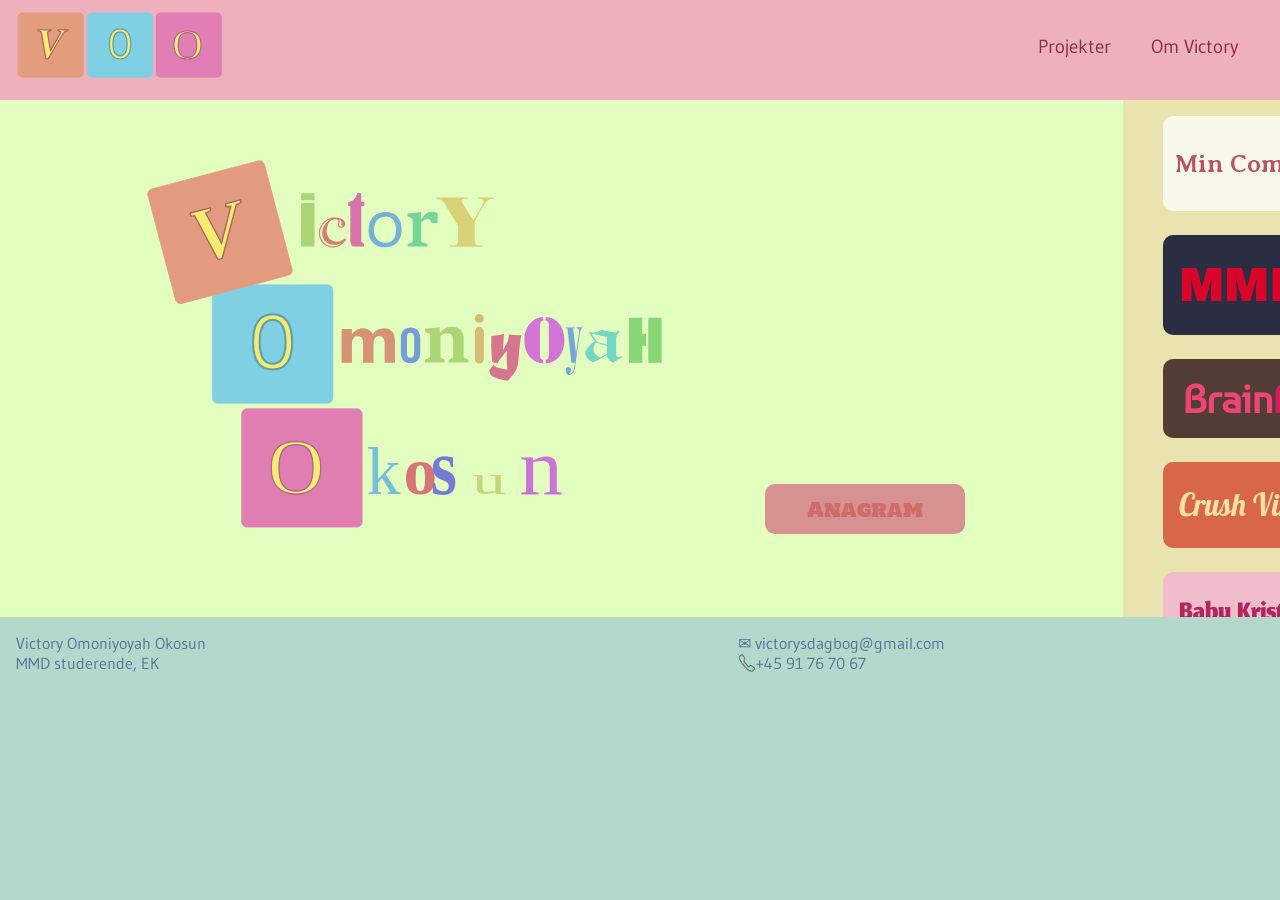
<file: index.html>
<!DOCTYPE html>
<html lang="da">

<head>
    <meta charset="UTF-8">
    <meta name="viewport" content="width=device-width, initial-scale=1.0">
    <title>VOO</title>

    <link rel="stylesheet" href="stylesheets/general.css">
    <link rel="stylesheet" href="stylesheets/forside.css">
    <link rel="stylesheet" href="stylesheets/sidepanel.css">

    <link rel="preconnect" href="https://fonts.googleapis.com">
    <link rel="preconnect" href="https://fonts.gstatic.com" crossorigin>
    <link
        href="https://fonts.googleapis.com/css2?family=Gudea:ital,wght@0,400;0,700;1,400&family=Happy+Monkey&display=swap"
        rel="stylesheet">

    <link rel="preconnect" href="https://fonts.googleapis.com">
    <link rel="preconnect" href="https://fonts.gstatic.com" crossorigin>
    <link href="https://fonts.googleapis.com/css2?family=Holtwood+One+SC&display=swap" rel="stylesheet">

    <link rel="preconnect" href="https://fonts.googleapis.com">
    <link rel="preconnect" href="https://fonts.gstatic.com" crossorigin>
    <link href="https://fonts.googleapis.com/css2?family=Hanalei+Fill&display=swap" rel="stylesheet">

    <link rel="preconnect" href="https://fonts.googleapis.com">
    <link rel="preconnect" href="https://fonts.gstatic.com" crossorigin>
    <link href="https://fonts.googleapis.com/css2?family=Hanalei+Fill&family=Luckiest+Guy&display=swap"
        rel="stylesheet">

    <!--MC font-->
    <link
        href="https://fonts.googleapis.com/css2?family=Averia+Serif+Libre:ital,wght@0,300;0,400;0,700;1,300;1,400;1,700&family=Luckiest+Guy&display=swap"
        rel="stylesheet">

    <!--MMDD font-->
    <link href="https://fonts.googleapis.com/css2?family=Archivo+Black&display=swap" rel="stylesheet">

    <!--BR font-->
    <link href="https://fonts.googleapis.com/css2?family=Baumans&display=swap" rel="stylesheet">

    <!--CV font-->
    <link href="https://fonts.googleapis.com/css2?family=Lobster&display=swap" rel="stylesheet">

    <!--BK font-->
    <link href="https://fonts.googleapis.com/css2?family=Jomhuria&display=swap" rel="stylesheet">

    <!--HSKT font-->
    <link href="https://fonts.googleapis.com/css2?family=Abhaya+Libre:wght@400;500;600;700;800&display=swap"
        rel="stylesheet">

    <!--OS font-->
    <link href="https://fonts.googleapis.com/css2?family=Happy+Monkey&display=swap" rel="stylesheet">

    <link rel="icon" type="image/png" sizes="32x32" href="forside-img/favicon.svg">

      <script src="javascript/menu.js" defer></script>
    <script src="javascript/forside.js" defer></script>
    <script src="javascript/dialog.js" defer></script>
</head>

<body>
    <header>
        <a href="index.html"><img class="logo" src="forside-img/tema6-logo.svg" alt="logo"></a>
        <nav>
            <ul class="menu">
                <li><a href="projekter.html">Projekter</a></li>
                <li><a href="ommig.html">Om Victory</a></li>
            </ul>
            <button class="burger">
                <span class="line"></span>
                <span class="line"></span>
                <span class="line"></span>
            </button>
        </nav>
    </header>
    <main>
        <div id="anagram-main">
            <div class="tryknu">
                <h2 class="gemt-tekst">Det her kan du ikke se, hahaha</h2>
            </div>
            <div id="buttonbox">
                <img id="forside1" src="forside-img/forside1.svg" alt="Victory Omoniyoyah Okosun">
                <img id="forside2" class="hide" src="forside-img/forside2.svg" alt="Victory Omoniyoyah Okosun">
                <img id="forside3" class="hide" src="forside-img/forside3mobil.svg" alt="Victory Omoniyoyah Okosun">
                <button id="knap1" class="anagram">Anagram</button>
                <button id="knap2" class="anagram hide">Reshuffle</button>
                <button id="knap3" class="anagram hide">🗘</button>
            </div>
            <div class="anagramknap">
                <div class="gemknapper">
                    <button id="desk-knap1" class="anagram hide show">Anagram</button>
                    <button id="desk-knap2" class="anagram hide">Reshuffle</button>
                    <button id="desk-knap3" class="anagram hide">🗘</button>
                </div>
            </div>
        </div>
        <div id="container">
            <div id="tomdiv" class="panel-div"></div>

            <div id="sidepanel" class="panel-div">
                <a class="genvej mc" href="https://vicky8484.github.io/Studiestart-website/">Min Computer</a>
                <a class="genvej mmdd" href="https://vicky8484.github.io/mmdd-website/">
                    <p class="mmd">MMD</p>D
                </a>
                <a class="genvej br" href="https://vicky8484.github.io/brainrot/">Brain
                    <p class="rot1">R</p>
                    <p class="rot2">o</p>
                    <p class="rot3">t</p>
                </a>
                <a class="genvej cv secret-tag3" href="#">Crush Vintage</a>
                <a class="genvej bk secret-tag2" href="#">Baby Kristen ✟</a>
                <a class="genvej hskt secret-tag" href="#">HSKT</a>
                <a class="genvej os" href="https://vicky8484.github.io/spil_site/">Onclick Spil</a>
                <a class="genvej quiz" href="https://vicky8484.github.io/gaet-min-mening/">Q<p class="qui">u</p>i<p
                        class="qui">Z</p></a>
                <a class="genvej faces secret-tag" href="#">Faces!</a>
            </div>

        </div>
    </main>
    <footer>
        <div>
            <p>Victory Omoniyoyah Okosun</p>
            <p>MMD studerende, EK</p>
        </div>
        <div>
            <p>✉ victorysdagbog@gmail.com</p>
            <p class="foot-flex"><img class="minify" src="forside-img/icons8-phone-50.png" alt="telefon ikon"> +45 91 76
                70 67</p>
        </div>
    </footer>
</body>

</html>
</file>
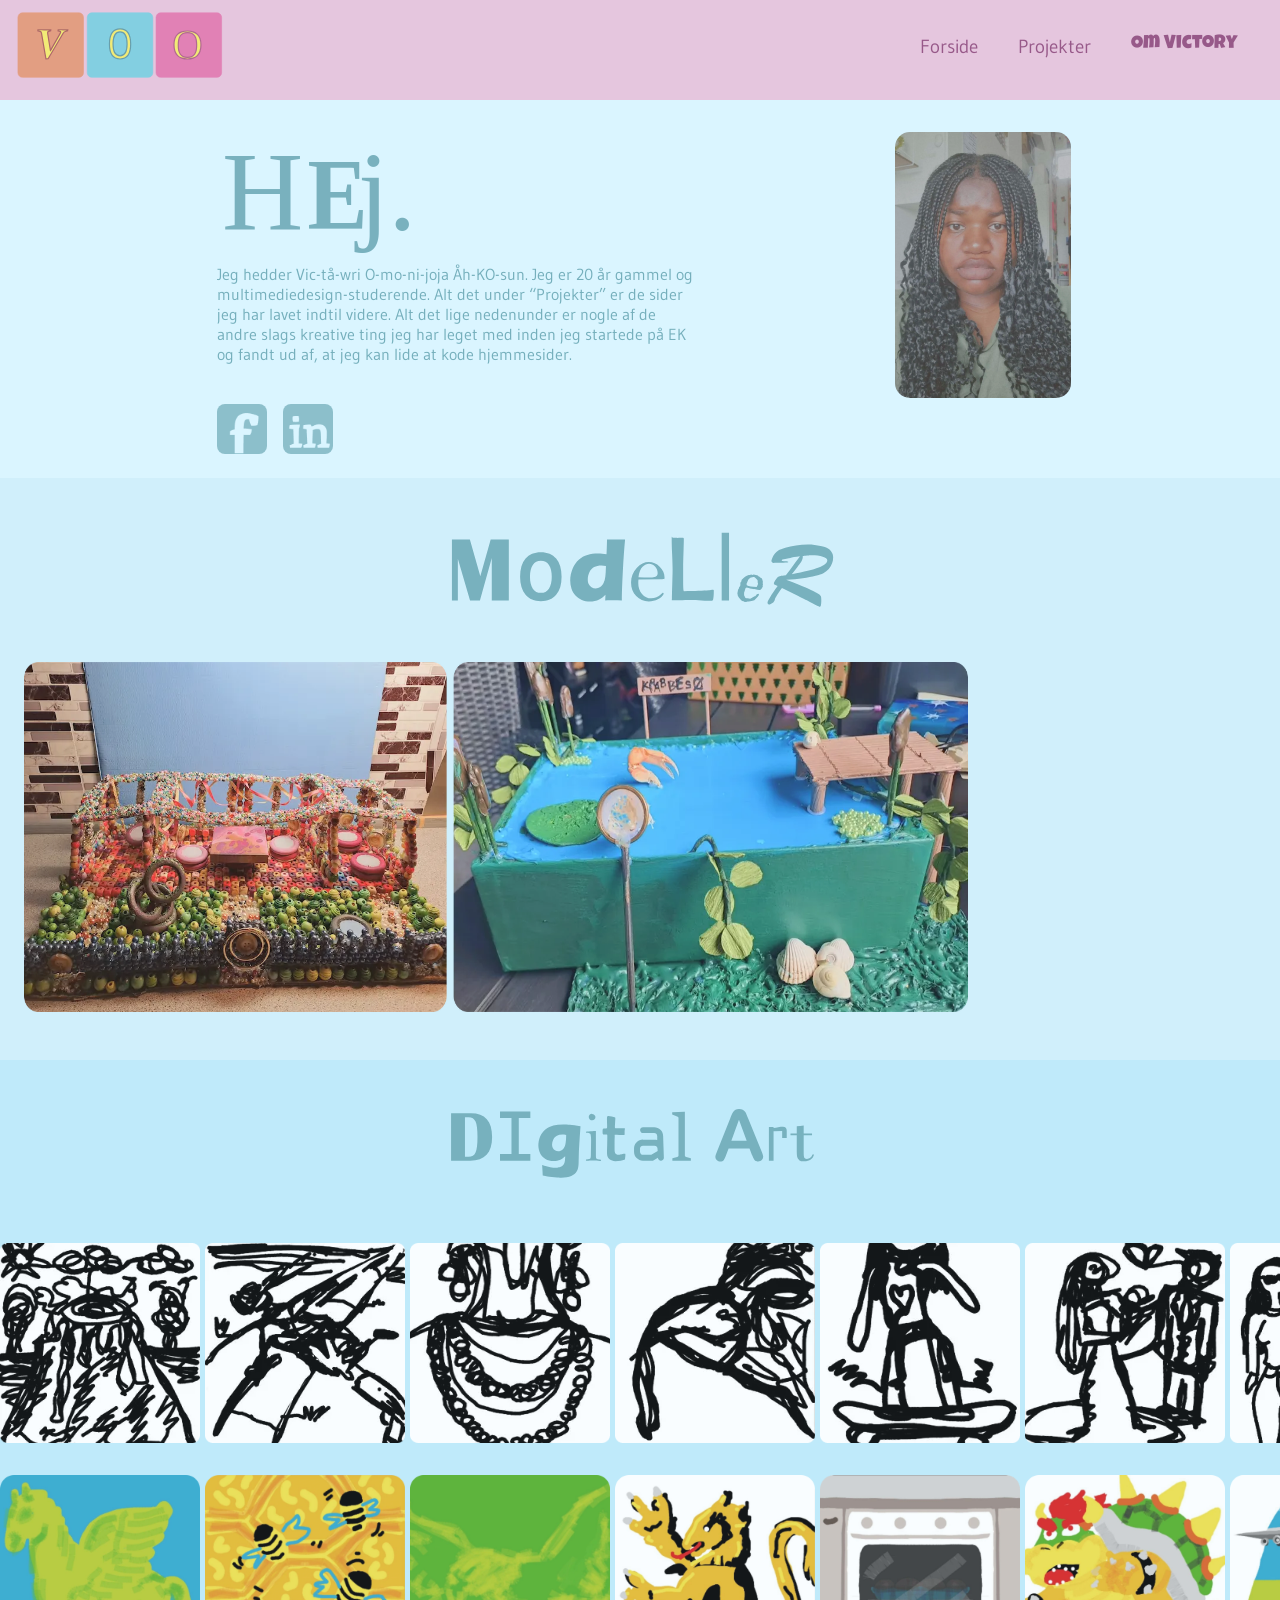
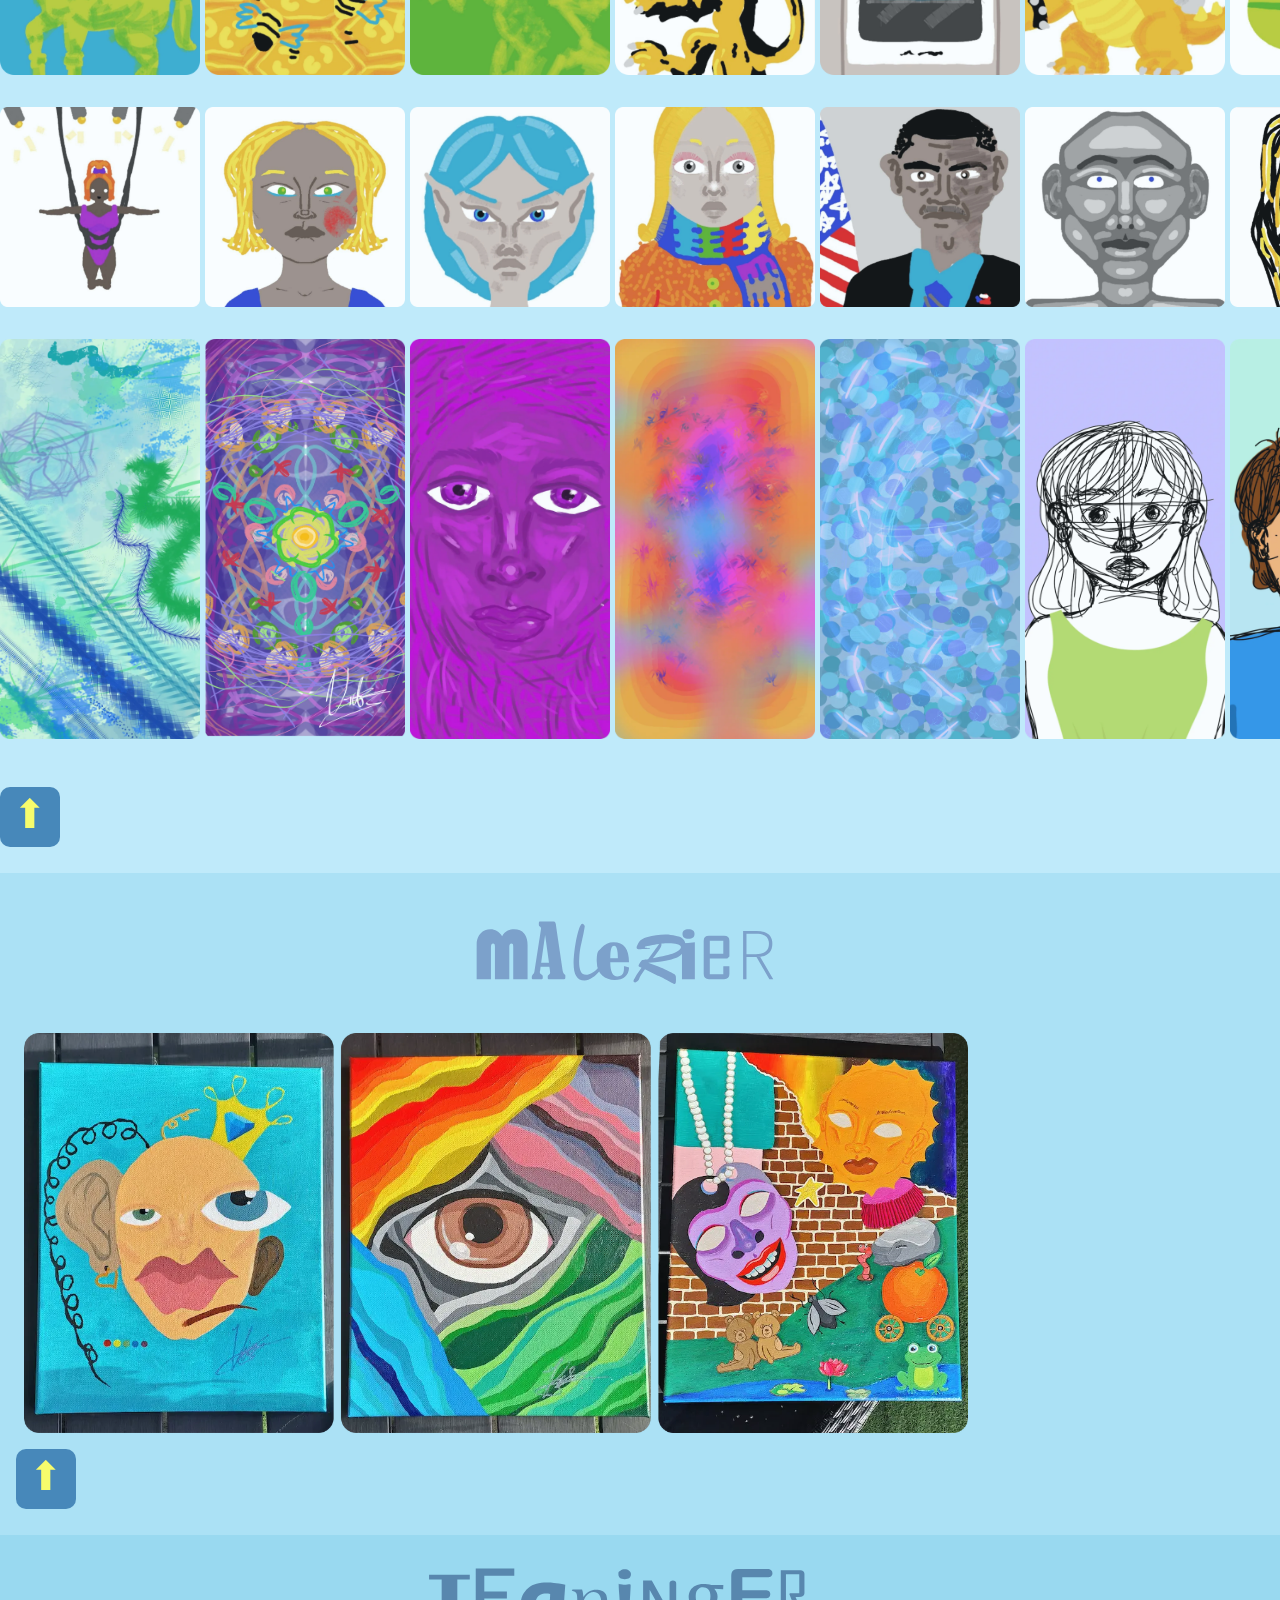
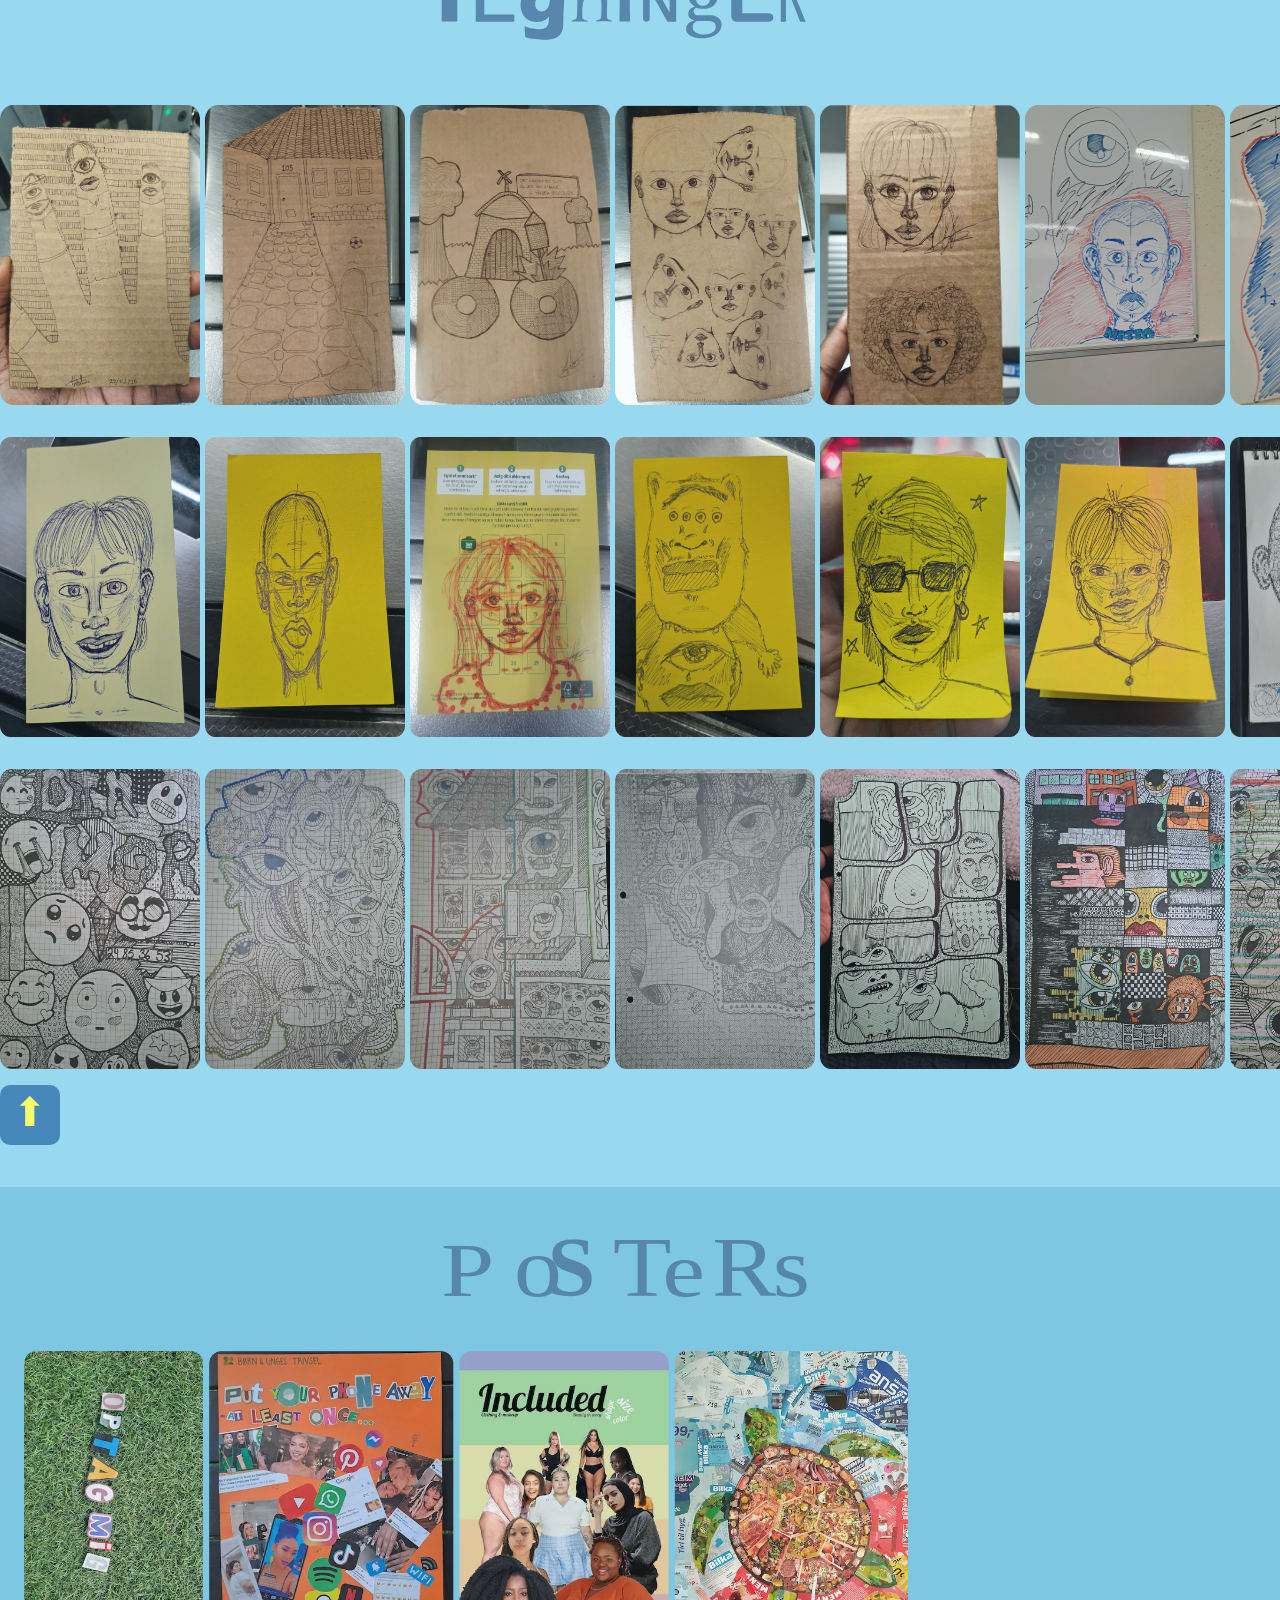
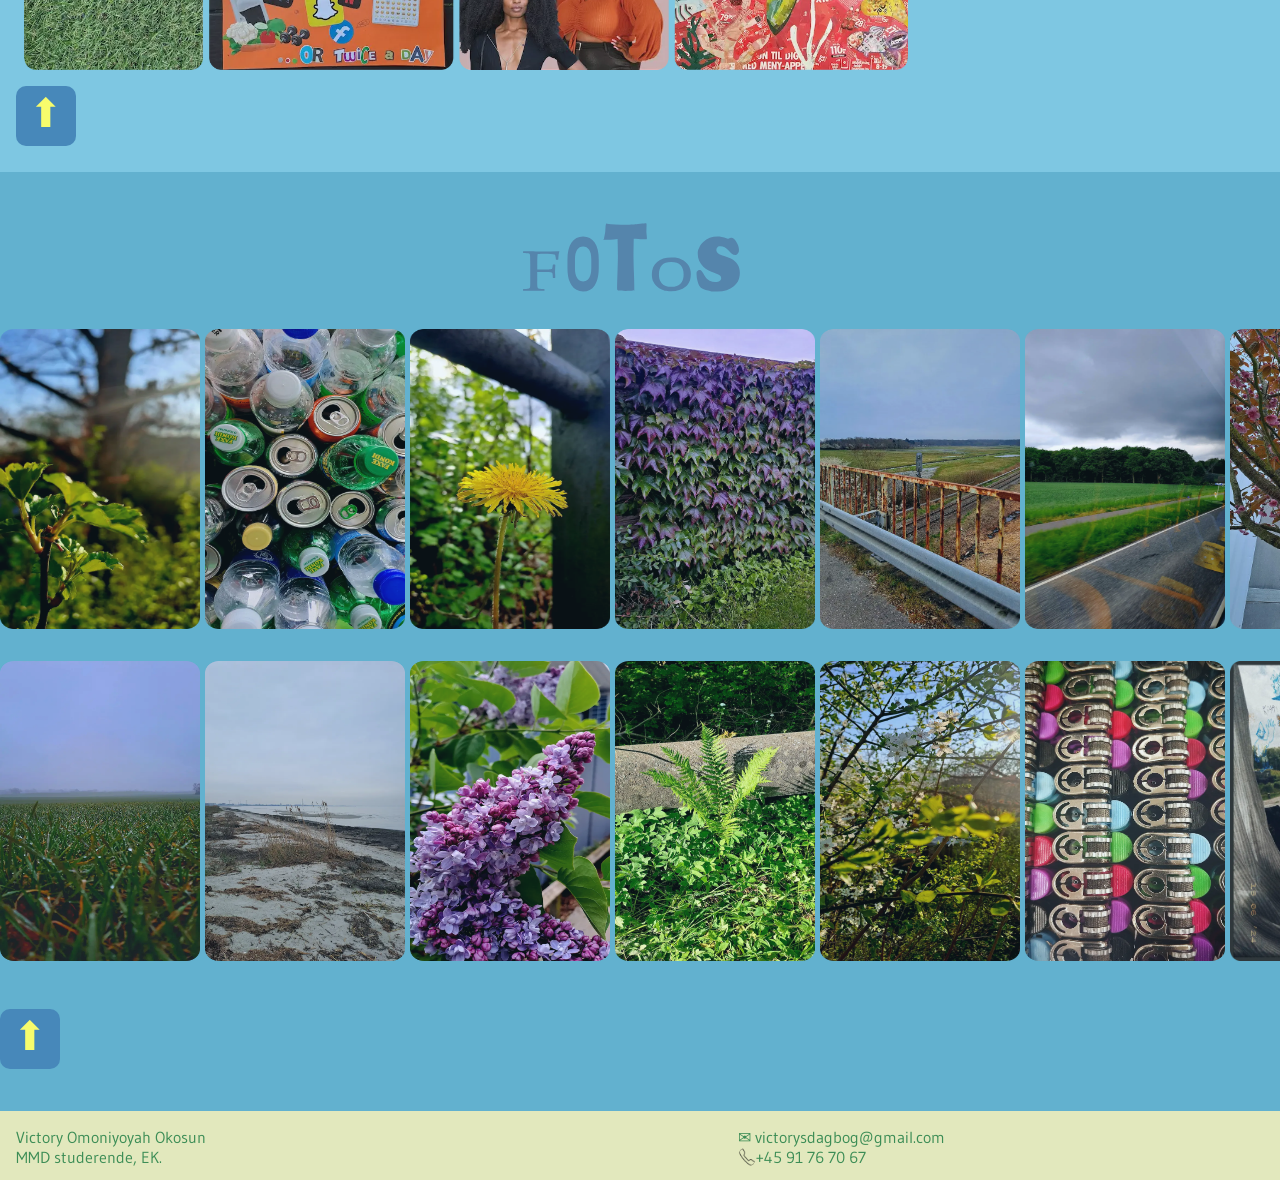
<file: ommig.html>
<!DOCTYPE html>
<html lang="da">

<head>
    <meta charset="UTF-8">
    <meta name="viewport" content="width=device-width, initial-scale=1.0">
    <title>Om mig</title>

    <link rel="stylesheet" href="stylesheets/general.css">
    <link rel="stylesheet" href="stylesheets/ommig.css">

    <link rel="preconnect" href="https://fonts.googleapis.com">
    <link rel="preconnect" href="https://fonts.gstatic.com" crossorigin>
    <link
        href="https://fonts.googleapis.com/css2?family=Gudea:ital,wght@0,400;0,700;1,400&family=Happy+Monkey&display=swap"
        rel="stylesheet">

    <link rel="preconnect" href="https://fonts.googleapis.com">
    <link rel="preconnect" href="https://fonts.gstatic.com" crossorigin>
    <link href="https://fonts.googleapis.com/css2?family=Holtwood+One+SC&display=swap" rel="stylesheet">

    <link rel="preconnect" href="https://fonts.googleapis.com">
    <link rel="preconnect" href="https://fonts.gstatic.com" crossorigin>
    <link href="https://fonts.googleapis.com/css2?family=Hanalei+Fill&display=swap" rel="stylesheet">

    <link rel="preconnect" href="https://fonts.googleapis.com">
    <link rel="preconnect" href="https://fonts.gstatic.com" crossorigin>
    <link href="https://fonts.googleapis.com/css2?family=Hanalei+Fill&family=Luckiest+Guy&display=swap"
        rel="stylesheet">

    <link rel="icon" type="image/png" sizes="32x32" href="forside-img/favicon.svg">
</head>

<body>
    <header>
        <a href="index.html"><img class="logo" src="forside-img/tema6-logo.svg" alt="logo"></a>
        <nav>
            <ul class="menu">
                <li><a href="index.html">Forside</a></li>
                <li><a href="projekter.html">Projekter</a></li>
                <li><a class="menu-ommig" href="ommig.html">Om Victory</a></li>
            </ul>
            <button class="burger">
                <span class="line"></span>
                <span class="line"></span>
                <span class="line"></span>
            </button>
        </nav>
    </header>
    <main>
        <div id="ommig">
            <div class=" tomdiv1"></div>
            <div class="tekst-div">
                <img class="hej" src="omos-img/omosh1.svg" alt="hej">
                <p class="text-go">Jeg hedder Vic-tå-wri O-mo-ni-joja Åh-KO-sun.
                    Jeg er 20 år gammel og multimediedesign-studerende.
                    Alt det under “Projekter” er de sider jeg har lavet indtil videre.
                    Alt det lige nedenunder er nogle af de andre slags kreative ting jeg har leget med inden jeg
                    startede på
                    EK og fandt ud
                    af, at jeg kan lide at kode hjemmesider.
                </p>
                <p class="text-show">Jeg hedder Vic-tå-wri O-mo-ni-joja Åh-KO-sun.
                    Jeg er 20 år gammel og multimediedesign-studerende.
                    Alt det under “Projekter” er de sider jeg har lavet indtil videre.</p>
                <br>
                <p class="text-show">
                    Alt det lige nedenunder er nogle af de andre slags kreative ting jeg har leget med inden jeg
                    startede på
                    EK og fandt ud
                    af, at jeg kan lide at kode hjemmesider.
                </p>
                <br>
                <div class="ikonflex">
                    <a href="https://www.facebook.com/vicky.okosun.3"><img class="scale-ikon"
                            src="omos-img/facebook.png" alt="facebook"></a>
                    <a href="https://www.linkedin.com/in/victory-omoniyoyah-okosun-782320267/"><img class="scale-ikon"
                            src="omos-img/linkedin.png" alt="linkedin"></a>
                </div>

            </div>
            <div class=" tomdiv2"></div>
            <div class="slideshow-ommig">

                <!-- Full-width images with number and caption text -->
                <div id="selfie" class="mySlides fade">
                    <img src="omos-img/selfie1.webp" style="width:100%" alt="billede">
                </div>

                <div class="mySlides fade">
                    <img src="omos-img/selfie2.webp" style="width:100%" alt="billede">
                </div>

                <div class="mySlides fade">
                    <img src="omos-img/selfie3.webp" style="width:100%" alt="billede">
                </div>

                <div class="mySlides fade">
                    <img src="omos-img/selfie4.webp" style="width:100%" alt="billede">
                </div>
            </div>
            <div class=" tomdiv3"></div>
        </div>
        <div id="modeller">
            <img class="modeller" src="omos-img/modeller.svg" alt="modeller">

            <!--MOBIL SLIDER MODELLER-->
            <div class="slideshow-modeller-box slide-hide">
                <div class="slideshow-modeller">
                    <div class="model-slider">
                        <div class="model-flex">
                            <img class="model" src="omos-img/model1.webp" alt="model">
                        </div>
                        <div class="model-flex">
                            <img class="model" src="omos-img/model3.webp" alt="model">
                        </div>
                        <div class="model-flex">
                            <img class="model" src="omos-img/model4.webp" alt="model">
                        </div>
                        <div class="model-flex">
                            <img class="model" src="omos-img/model5.webp" alt="model">
                        </div>
                        <div class="model-flex">
                            <img class="model" src="omos-img/model6.webp" alt="model">
                        </div>
                        <div class="model-flex">
                            <img class="model" src="omos-img/model9.webp" alt="model">
                        </div>
                        <div class="model-flex">
                            <img class="model" src="omos-img/model12.webp" alt="model">
                        </div>
                    </div>
                </div>
            </div>

            <!--DESKTOP SLIDER MODELLER-->
            <div class="slideshow-modeller-box desk-hide">
                <div class="slideshow-modeller">
                    <div class="model-slider">
                        <div id="model-1" class="model-flex">
                            <img class="model" src="omos-img/modeller2-1.webp" alt="model">
                        </div>
                        <div id="model-2" class="model-flex">
                            <img class="model" src="omos-img/modeller2-2.webp" alt="model">
                        </div>
                        <div id="model-3" class="model-flex">
                            <img class="model" src="omos-img/modeller2-3.webp" alt="model">
                        </div>
                        <div id="model-4" class="model-flex">
                            <img class="model" src="omos-img/modeller2-4.webp" alt="model">
                        </div>
                    </div>
                </div>
            </div>
        </div>
        <div id="digital">
            <img class="digitalart" src="omos-img/digitalart.svg" alt="Digital art">

            <div class="digital-infibox">
                <div class="digital-wrapper">
                    <div class="digi-img"><img src="omos-img/bw1.webp" alt="sort/hvis billede"></div>
                    <div class="digi-img"><img src="omos-img/bw2.webp" alt="sort/hvis billede"></div>
                    <div class="digi-img"><img src="omos-img/bw3.webp" alt="sort/hvis billede"></div>
                    <div class="digi-img"><img src="omos-img/bw4.webp" alt="sort/hvis billede"></div>
                    <div class="digi-img"><img src="omos-img/bw5.webp" alt="sort/hvis billede"></div>
                    <div class="digi-img"><img src="omos-img/bw6.webp" alt="sort/hvis billede"></div>
                    <div class="digi-img"><img src="omos-img/bw8.webp" alt="sort/hvis billede"></div>
                    <div class="digi-img"><img src="omos-img/bw9.webp" alt="sort/hvis billede"></div>
                    <div class="digi-img"><img src="omos-img/bw10.webp" alt="sort/hvis billede"></div>
                </div>
                <div aria-hidden class="digital-wrapper">
                    <div class="digi-img"><img src="omos-img/bw1.webp" alt="sort/hvis billede"></div>
                    <div class="digi-img"><img src="omos-img/bw2.webp" alt="sort/hvis billede"></div>
                    <div class="digi-img"><img src="omos-img/bw3.webp" alt="sort/hvis billede"></div>
                    <div class="digi-img"><img src="omos-img/bw5.webp" alt="sort/hvis billede"></div>
                    <div class="digi-img"><img src="omos-img/bw6.webp" alt="sort/hvis billede"></div>
                    <div class="digi-img"><img src="omos-img/bw7.webp" alt="sort/hvis billede"></div>
                    <div class="digi-img"><img src="omos-img/bw8.webp" alt="sort/hvis billede"></div>
                    <div class="digi-img"><img src="omos-img/bw9.webp" alt="sort/hvis billede"></div>
                    <div class="digi-img"><img src="omos-img/bw10.webp" alt="sort/hvis billede"></div>
                </div>
            </div>

            <div class="digital-infibox2">
                <div class="digital-wrapper2">
                    <div class="digi-img2"><img src="omos-img/ting1.webp" alt="sort/hvis billede"></div>
                    <div class="digi-img2"><img src="omos-img/ting2.webp" alt="sort/hvis billede"></div>
                    <div class="digi-img2"><img src="omos-img/ting3.webp" alt="sort/hvis billede"></div>
                    <div class="digi-img2"><img src="omos-img/ting4.webp" alt="sort/hvis billede"></div>
                    <div class="digi-img2"><img src="omos-img/ting5.webp" alt="sort/hvis billede"></div>
                    <div class="digi-img2"><img src="omos-img/ting6.webp" alt="sort/hvis billede"></div>
                    <div class="digi-img2"><img src="omos-img/ting7.webp" alt="sort/hvis billede"></div>
                    <div class="digi-img2"><img src="omos-img/ting8.webp" alt="sort/hvis billede"></div>
                    <div class="digi-img2"><img src="omos-img/ting9.webp" alt="sort/hvis billede"></div>
                </div>
                <div aria-hidden class="digital-wrapper2">
                    <div class="digi-img2"><img src="omos-img/ting1.webp" alt="sort/hvis billede"></div>
                    <div class="digi-img2"><img src="omos-img/ting2.webp" alt="sort/hvis billede"></div>
                    <div class="digi-img2"><img src="omos-img/ting3.webp" alt="sort/hvis billede"></div>
                    <div class="digi-img2"><img src="omos-img/ting4.webp" alt="sort/hvis billede"></div>
                    <div class="digi-img2"><img src="omos-img/ting5.webp" alt="sort/hvis billede"></div>
                    <div class="digi-img2"><img src="omos-img/ting6.webp" alt="sort/hvis billede"></div>
                    <div class="digi-img2"><img src="omos-img/ting7.webp" alt="sort/hvis billede"></div>
                    <div class="digi-img2"><img src="omos-img/ting8.webp" alt="sort/hvis billede"></div>
                    <div class="digi-img2"><img src="omos-img/ting9.webp" alt="sort/hvis billede"></div>
                </div>
            </div>

            <div class="digital-infibox">
                <div class="digital-wrapper3">
                    <div class="digi-img3"><img src="omos-img/person1.webp" alt="sort/hvis billede"></div>
                    <div class="digi-img3"><img src="omos-img/person2.webp" alt="sort/hvis billede"></div>
                    <div class="digi-img3"><img src="omos-img/person3.webp" alt="sort/hvis billede"></div>
                    <div class="digi-img3"><img src="omos-img/person4.webp" alt="sort/hvis billede"></div>
                    <div class="digi-img3"><img src="omos-img/person5.webp" alt="sort/hvis billede"></div>
                    <div class="digi-img3"><img src="omos-img/person6.webp" alt="sort/hvis billede"></div>
                    <div class="digi-img3"><img src="omos-img/person7.webp" alt="sort/hvis billede"></div>
                    <div class="digi-img3"><img src="omos-img/person8.webp" alt="sort/hvis billede"></div>
                    <div class="digi-img3"><img src="omos-img/person10.webp" alt="sort/hvis billede"></div>
                    <div class="digi-img3"><img src="omos-img/person11.webp" alt="sort/hvis billede"></div>
                    <div class="digi-img3"><img src="omos-img/person12.webp" alt="sort/hvis billede"></div>
                    <div class="digi-img3"><img src="omos-img/person13.webp" alt="sort/hvis billede"></div>
                    <div class="digi-img3"><img src="omos-img/person14.webp" alt="sort/hvis billede"></div>
                    <div class="digi-img3"><img src="omos-img/person15.webp" alt="sort/hvis billede"></div>
                    <div class="digi-img3"><img src="omos-img/person16.webp" alt="sort/hvis billede"></div>
                    <div class="digi-img3"><img src="omos-img/person17.webp" alt="sort/hvis billede"></div>
                    <div class="digi-img3"><img src="omos-img/person18.webp" alt="sort/hvis billede"></div>
                    <div class="digi-img3"><img src="omos-img/person19.webp" alt="sort/hvis billede"></div>
                    <div class="digi-img3"><img src="omos-img/person20.webp" alt="sort/hvis billede"></div>
                    <div class="digi-img3"><img src="omos-img/person21.webp" alt="sort/hvis billede"></div>
                </div>
                <div aria-hidden class="digital-wrapper3">
                    <div class="digi-img3"><img src="omos-img/person1.webp" alt="sort/hvis billede"></div>
                    <div class="digi-img3"><img src="omos-img/person2.webp" alt="sort/hvis billede"></div>
                    <div class="digi-img3"><img src="omos-img/person3.webp" alt="sort/hvis billede"></div>
                    <div class="digi-img3"><img src="omos-img/person4.webp" alt="sort/hvis billede"></div>
                    <div class="digi-img3"><img src="omos-img/person5.webp" alt="sort/hvis billede"></div>
                    <div class="digi-img3"><img src="omos-img/person6.webp" alt="sort/hvis billede"></div>
                    <div class="digi-img3"><img src="omos-img/person7.webp" alt="sort/hvis billede"></div>
                    <div class="digi-img3"><img src="omos-img/person8.webp" alt="sort/hvis billede"></div>
                    <div class="digi-img3"><img src="omos-img/person10.webp" alt="sort/hvis billede"></div>
                    <div class="digi-img3"><img src="omos-img/person11.webp" alt="sort/hvis billede"></div>
                    <div class="digi-img3"><img src="omos-img/person12.webp" alt="sort/hvis billede"></div>
                    <div class="digi-img3"><img src="omos-img/person13.webp" alt="sort/hvis billede"></div>
                    <div class="digi-img3"><img src="omos-img/person14.webp" alt="sort/hvis billede"></div>
                    <div class="digi-img3"><img src="omos-img/person15.webp" alt="sort/hvis billede"></div>
                    <div class="digi-img3"><img src="omos-img/person16.webp" alt="sort/hvis billede"></div>
                    <div class="digi-img3"><img src="omos-img/person17.webp" alt="sort/hvis billede"></div>
                    <div class="digi-img3"><img src="omos-img/person18.webp" alt="sort/hvis billede"></div>
                    <div class="digi-img3"><img src="omos-img/person19.webp" alt="sort/hvis billede"></div>
                    <div class="digi-img3"><img src="omos-img/person20.webp" alt="sort/hvis billede"></div>
                    <div class="digi-img3"><img src="omos-img/person21.webp" alt="sort/hvis billede"></div>
                </div>
            </div>

            <div class="digital-infibox4">
                <div class="digital-wrapper4">
                    <div class="digi-img4"><img src="omos-img/digital1.webp" alt="sort/hvis billede"></div>
                    <div class="digi-img4"><img src="omos-img/digital2.webp" alt="sort/hvis billede"></div>
                    <div class="digi-img4"><img src="omos-img/digital3.webp" alt="sort/hvis billede"></div>
                    <div class="digi-img4"><img src="omos-img/digital4.webp" alt="sort/hvis billede"></div>
                    <div class="digi-img4"><img src="omos-img/digital5.webp" alt="sort/hvis billede"></div>
                    <div class="digi-img4"><img src="omos-img/digital6.webp" alt="sort/hvis billede"></div>
                    <div class="digi-img4"><img src="omos-img/digital7.webp" alt="sort/hvis billede"></div>
                    <div class="digi-img4"><img src="omos-img/digital8.webp" alt="sort/hvis billede"></div>
                    <div class="digi-img4"><img src="omos-img/digital9.webp" alt="sort/hvis billede"></div>
                    <div class="digi-img4"><img src="omos-img/digital10.webp" alt="sort/hvis billede"></div>
                    <div class="digi-img4"><img src="omos-img/digital12.webp" alt="sort/hvis billede"></div>
                    <div class="digi-img4"><img src="omos-img/digital13.webp" alt="sort/hvis billede"></div>
                    <div class="digi-img4"><img src="omos-img/digital14.webp" alt="sort/hvis billede"></div>
                    <div class="digi-img4"><img src="omos-img/digital15.webp" alt="sort/hvis billede"></div>
                    <div class="digi-img4"><img src="omos-img/digital16.webp" alt="sort/hvis billede"></div>
                    <div class="digi-img4"><img src="omos-img/digital17.webp" alt="sort/hvis billede"></div>
                    <div class="digi-img4"><img src="omos-img/digital18.webp" alt="sort/hvis billede"></div>
                    <div class="digi-img4"><img src="omos-img/digital19.webp" alt="sort/hvis billede"></div>
                </div>
                <div aria-hidden class="digital-wrapper4">
                    <div class="digi-img4"><img src="omos-img/digital1.webp" alt="sort/hvis billede"></div>
                    <div class="digi-img4"><img src="omos-img/digital2.webp" alt="sort/hvis billede"></div>
                    <div class="digi-img4"><img src="omos-img/digital3.webp" alt="sort/hvis billede"></div>
                    <div class="digi-img4"><img src="omos-img/digital4.webp" alt="sort/hvis billede"></div>
                    <div class="digi-img4"><img src="omos-img/digital5.webp" alt="sort/hvis billede"></div>
                    <div class="digi-img4"><img src="omos-img/digital6.webp" alt="sort/hvis billede"></div>
                    <div class="digi-img4"><img src="omos-img/digital7.webp" alt="sort/hvis billede"></div>
                    <div class="digi-img4"><img src="omos-img/digital8.webp" alt="sort/hvis billede"></div>
                    <div class="digi-img4"><img src="omos-img/digital9.webp" alt="sort/hvis billede"></div>
                    <div class="digi-img4"><img src="omos-img/digital10.webp" alt="sort/hvis billede"></div>
                    <div class="digi-img4"><img src="omos-img/digital12.webp" alt="sort/hvis billede"></div>
                    <div class="digi-img4"><img src="omos-img/digital13.webp" alt="sort/hvis billede"></div>
                    <div class="digi-img4"><img src="omos-img/digital14.webp" alt="sort/hvis billede"></div>
                    <div class="digi-img4"><img src="omos-img/digital15.webp" alt="sort/hvis billede"></div>
                    <div class="digi-img4"><img src="omos-img/digital16.webp" alt="sort/hvis billede"></div>
                    <div class="digi-img4"><img src="omos-img/digital17.webp" alt="sort/hvis billede"></div>
                    <div class="digi-img4"><img src="omos-img/digital18.webp" alt="sort/hvis billede"></div>
                    <div class="digi-img4"><img src="omos-img/digital19.webp" alt="sort/hvis billede"></div>
                </div>
            </div>
            <div class="button-flex">
                <a class="buttons" href="ommig.html">⬆</a>
            </div>
        </div>
        <div id="digital-mobil">
            <img class="digitalart" src="omos-img/digitalart.svg" alt="Digital art">

            <div id="digital-rul">
                <img class="digi-rul" src="omos-img/bw1.webp" alt="sort/hvis billede">
                <img class="digi-rul" src="omos-img/bw2.webp" alt="sort/hvis billede">
                <img class="digi-rul" src="omos-img/bw3.webp" alt="sort/hvis billede">
                <img class="digi-rul" src="omos-img/bw4.webp" alt="sort/hvis billede">
                <img class="digi-rul" src="omos-img/bw5.webp" alt="sort/hvis billede">
                <img class="digi-rul" src="omos-img/bw6.webp" alt="sort/hvis billede">
                <img class="digi-rul" src="omos-img/bw8.webp" alt="sort/hvis billede">
                <img class="digi-rul" src="omos-img/bw9.webp" alt="sort/hvis billede">
                <img class="digi-rul" src="omos-img/bw10.webp" alt="sort/hvis billede">
            </div>

            <div id="digital-rul2">
                <img class="digi-rul2" src="omos-img/ting1.webp" alt="sort/hvis billede">
                <img class="digi-rul2" src="omos-img/ting2.webp" alt="sort/hvis billede">
                <img class="digi-rul2" src="omos-img/ting3.webp" alt="sort/hvis billede">
                <img class="digi-rul2" src="omos-img/ting4.webp" alt="sort/hvis billede">
                <img class="digi-rul2" src="omos-img/ting5.webp" alt="sort/hvis billede">
                <img class="digi-rul2" src="omos-img/ting6.webp" alt="sort/hvis billede">
                <img class="digi-rul2" src="omos-img/ting7.webp" alt="sort/hvis billede">
                <img class="digi-rul2" src="omos-img/ting8.webp" alt="sort/hvis billede">
                <img class="digi-rul2" src="omos-img/ting9.webp" alt="sort/hvis billede">
            </div>

            <div id="digital-rul3">
                <img class="digi-rul3" src="omos-img/person1.webp" alt="sort/hvis billede">
                <img class="digi-rul3" src="omos-img/person2.webp" alt="sort/hvis billede">
                <img class="digi-rul3" src="omos-img/person3.webp" alt="sort/hvis billede">
                <img class="digi-rul3" src="omos-img/person4.webp" alt="sort/hvis billede">
                <img class="digi-rul3" src="omos-img/person5.webp" alt="sort/hvis billede">
                <img class="digi-rul3" src="omos-img/person6.webp" alt="sort/hvis billede">
                <img class="digi-rul3" src="omos-img/person7.webp" alt="sort/hvis billede">
                <img class="digi-rul3" src="omos-img/person8.webp" alt="sort/hvis billede">
                <img class="digi-rul3" src="omos-img/person10.webp" alt="sort/hvis billede">
                <img class="digi-rul3" src="omos-img/person11.webp" alt="sort/hvis billede">
                <img class="digi-rul3" src="omos-img/person12.webp" alt="sort/hvis billede">
                <img class="digi-rul3" src="omos-img/person13.webp" alt="sort/hvis billede">
                <img class="digi-rul3" src="omos-img/person14.webp" alt="sort/hvis billede">
                <img class="digi-rul3" src="omos-img/person15.webp" alt="sort/hvis billede">
                <img class="digi-rul3" src="omos-img/person16.webp" alt="sort/hvis billede">
                <img class="digi-rul3" src="omos-img/person17.webp" alt="sort/hvis billede">
                <img class="digi-rul3" src="omos-img/person18.webp" alt="sort/hvis billede">
                <img class="digi-rul3" src="omos-img/person19.webp" alt="sort/hvis billede">
                <img class="digi-rul3" src="omos-img/person20.webp" alt="sort/hvis billede">
                <img class="digi-rul3" src="omos-img/person21.webp" alt="sort/hvis billede">
            </div>

            <div id="digital-rul4">
                <img class="digi-rul4" src="omos-img/digital1.webp" alt="sort/hvis billede">
                <img class="digi-rul4" src="omos-img/digital2.webp" alt="sort/hvis billede">
                <img class="digi-rul4" src="omos-img/digital3.webp" alt="sort/hvis billede">
                <img class="digi-rul4" src="omos-img/digital4.webp" alt="sort/hvis billede">
                <img class="digi-rul4" src="omos-img/digital5.webp" alt="sort/hvis billede">
                <img class="digi-rul4" src="omos-img/digital6.webp" alt="sort/hvis billede">
                <img class="digi-rul4" src="omos-img/digital7.webp" alt="sort/hvis billede">
                <img class="digi-rul4" src="omos-img/digital8.webp" alt="sort/hvis billede">
                <img class="digi-rul4" src="omos-img/digital9.webp" alt="sort/hvis billede">
                <img class="digi-rul4" src="omos-img/digital10.webp" alt="sort/hvis billede">
                <img class="digi-rul4" src="omos-img/digital12.webp" alt="sort/hvis billede">
                <img class="digi-rul4" src="omos-img/digital13.webp" alt="sort/hvis billede">
                <img class="digi-rul4" src="omos-img/digital14.webp" alt="sort/hvis billede">
                <img class="digi-rul4" src="omos-img/digital15.webp" alt="sort/hvis billede">
                <img class="digi-rul4" src="omos-img/digital16.webp" alt="sort/hvis billede">
                <img class="digi-rul4" src="omos-img/digital17.webp" alt="sort/hvis billede">
                <img class="digi-rul4" src="omos-img/digital18.webp" alt="sort/hvis billede">
                <img class="digi-rul4" src="omos-img/digital19.webp" alt="sort/hvis billede">
            </div>

        </div>
        <div id="malerier">
            <img class="malerier" src="omos-img/malerier.svg" alt="modeller">

            <!--MOBIL SLIDER MALERIER-->
            <div class="slideshow-malerier-box slide-hide">
                <div class="slideshow-malerier">
                    <div class="maleri-slider">
                        <div class="maleri-flex">
                            <img class="model" src="omos-img/maleri1.webp" alt="model">
                        </div>
                        <div class="maleri-flex">
                            <img class="model" src="omos-img/maleri4.webp" alt="model">
                        </div>
                        <div class="maleri-flex">
                            <img class="model" src="omos-img/maleri5.webp" alt="model">
                        </div>
                        <div class="maleri-flex">
                            <img class="model" src="omos-img/maleri6.webp" alt="model">
                        </div>
                        <div class="maleri-flex">
                            <img class="model" src="omos-img/maleri7.webp" alt="model">
                        </div>
                        <div class="maleri-flex">
                            <img class="model" src="omos-img/maleri8.webp" alt="model">
                        </div>
                        <div class="maleri-flex">
                            <img class="model" src="omos-img/maleri9.webp" alt="model">
                        </div>
                        <div class="maleri-flex">
                            <img class="model" src="omos-img/maleri11.webp" alt="model">
                        </div>
                        <div class="maleri-flex">
                            <img class="model" src="omos-img/maleri12.webp" alt="model">
                        </div>
                        <div class="maleri-flex">
                            <img class="model" src="omos-img/maleri13.webp" alt="model">
                        </div>
                    </div>
                </div>
            </div>

            <!--DESKTOP SLIDER MALERIER-->
            <div class="slideshow-malerier-box desk-hide">
                <div class="slideshow-malerier-box">
                    <div class="slideshow-malerier">
                        <div class="maleri-slider">
                            <div id="maleri-1" class="maleri-flex">
                                <img class="model" src="omos-img/malerier1.webp" alt="model">
                            </div>
                            <div id="maleri-2" class="maleri-flex">
                                <img class="model" src="omos-img/malerier2.webp" alt="model">
                            </div>
                            <div id="maleri-3" class="maleri-flex">
                                <img class="model" src="omos-img/malerier3.webp" alt="model">
                            </div>
                            <div id="maleri-4" class="maleri-flex">
                                <img class="model" src="omos-img/malerier4.webp" alt="model">
                            </div>
                        </div>
                    </div>
                </div>
            </div>
            <div class="button-flex">
                <a class="buttons" href="ommig.html">⬆</a>
            </div>
        </div>
        <div id="tegninger">
            <img class="tegninger" src="omos-img/tegninger.svg" alt="Tegninger">

            <div class="tegninger-infibox">
                <div class="tegninger-wrapper">
                    <div class="tegninger-img"><img src="omos-img/skit-desk1.webp" alt="tegning"></div>
                    <div class="tegninger-img"><img src="omos-img/skit-desk2.webp" alt="tegning"></div>
                    <div class="tegninger-img"><img src="omos-img/skit-desk3.webp" alt="tegning"></div>
                    <div class="tegninger-img"><img src="omos-img/skit-desk4.webp" alt="tegning"></div>
                    <div class="tegninger-img"><img src="omos-img/skit-desk5.webp" alt="tegning"></div>
                    <div class="tegninger-img"><img src="omos-img/skit-desk6.webp" alt="tegning"></div>
                    <div class="tegninger-img"><img src="omos-img/skit-desk7.webp" alt="tegning"></div>
                    <div class="tegninger-img"><img src="omos-img/skit-desk8.webp" alt="tegning"></div>
                </div>
                <div aria-hidden class="tegninger-wrapper">
                    <div class="tegninger-img"><img src="omos-img/skit-desk1.webp" alt="tegning"></div>
                    <div class="tegninger-img"><img src="omos-img/skit-desk2.webp" alt="tegning"></div>
                    <div class="tegninger-img"><img src="omos-img/skit-desk3.webp" alt="tegning"></div>
                    <div class="tegninger-img"><img src="omos-img/skit-desk4.webp" alt="tegning"></div>
                    <div class="tegninger-img"><img src="omos-img/skit-desk5.webp" alt="tegning"></div>
                    <div class="tegninger-img"><img src="omos-img/skit-desk6.webp" alt="tegning"></div>
                    <div class="tegninger-img"><img src="omos-img/skit-desk7.webp" alt="tegning"></div>
                    <div class="tegninger-img"><img src="omos-img/skit-desk8.webp" alt="tegning"></div>
                </div>
            </div>

            <div class="tegninger-infibox2">
                <div class="tegninger-wrapper2">
                    <div class="tegninger-img2"><img src="omos-img/note1.webp" alt="tegning"></div>
                    <div class="tegninger-img2"><img src="omos-img/note2.webp" alt="tegning"></div>
                    <div class="tegninger-img2"><img src="omos-img/note3.webp" alt="tegning"></div>
                    <div class="tegninger-img2"><img src="omos-img/note4.webp" alt="tegning"></div>
                    <div class="tegninger-img2"><img src="omos-img/note5.webp" alt="tegning"></div>
                    <div class="tegninger-img2"><img src="omos-img/note6.webp" alt="tegning"></div>
                    <div class="tegninger-img2"><img src="omos-img/note7.webp" alt="tegning"></div>
                    <div class="tegninger-img2"><img src="omos-img/note8.webp" alt="tegning"></div>
                    <div class="tegninger-img2"><img src="omos-img/note9.webp" alt="tegning"></div>
                    <div class="tegninger-img2"><img src="omos-img/note10.webp" alt="tegning"></div>
                    <div class="tegninger-img2"><img src="omos-img/note11.webp" alt="tegning"></div>
                    <div class="tegninger-img2"><img src="omos-img/note12.webp" alt="tegning"></div>
                </div>
                <div aria-hidden class="tegninger-wrapper2">
                    <div class="tegninger-img2"><img src="omos-img/note1.webp" alt="tegning"></div>
                    <div class="tegninger-img2"><img src="omos-img/note2.webp" alt="tegning"></div>
                    <div class="tegninger-img2"><img src="omos-img/note3.webp" alt="tegning"></div>
                    <div class="tegninger-img2"><img src="omos-img/note4.webp" alt="tegning"></div>
                    <div class="tegninger-img2"><img src="omos-img/note5.webp" alt="tegning"></div>
                    <div class="tegninger-img2"><img src="omos-img/note6.webp" alt="tegning"></div>
                    <div class="tegninger-img2"><img src="omos-img/note7.webp" alt="tegning"></div>
                    <div class="tegninger-img2"><img src="omos-img/note8.webp" alt="tegning"></div>
                    <div class="tegninger-img2"><img src="omos-img/note9.webp" alt="tegning"></div>
                    <div class="tegninger-img2"><img src="omos-img/note10.webp" alt="tegning"></div>
                    <div class="tegninger-img2"><img src="omos-img/note11.webp" alt="tegning"></div>
                    <div class="tegninger-img2"><img src="omos-img/note12.webp" alt="tegning"></div>
                </div>
            </div>

            <div class="tegninger-infibox3">
                <div class="tegninger-infibox3">
                    <div class="tegninger-wrapper3">
                        <div class="tegninger-img3"><img src="omos-img/doodle1.webp" alt="doodle"></div>
                        <div class="tegninger-img3"><img src="omos-img/doodle2.webp" alt="doodle"></div>
                        <div class="tegninger-img3"><img src="omos-img/doodle3.webp" alt="doodle"></div>
                        <div class="tegninger-img3"><img src="omos-img/doodle4.webp" alt="doodle"></div>
                        <div class="tegninger-img3"><img src="omos-img/doodle5.webp" alt="doodle"></div>
                        <div class="tegninger-img3"><img src="omos-img/doodle6.webp" alt="doodle"></div>
                        <div class="tegninger-img3"><img src="omos-img/doodle7.webp" alt="doodle"></div>
                        <div class="tegninger-img3"><img src="omos-img/doodle8.webp" alt="doodle"></div>
                        <div class="tegninger-img3"><img src="omos-img/doodle9.webp" alt="doodle"></div>
                        <div class="tegninger-img3"><img src="omos-img/doodle10.webp" alt="doodle"></div>
                        <div class="tegninger-img3"><img src="omos-img/doodle11.webp" alt="doodle"></div>
                    </div>
                    <div aria-hidden class="tegninger-wrapper3">
                        <div class="tegninger-img3"><img src="omos-img/doodle1.webp" alt="doodle"></div>
                        <div class="tegninger-img3"><img src="omos-img/doodle2.webp" alt="doodle"></div>
                        <div class="tegninger-img3"><img src="omos-img/doodle3.webp" alt="doodle"></div>
                        <div class="tegninger-img3"><img src="omos-img/doodle4.webp" alt="doodle"></div>
                        <div class="tegninger-img3"><img src="omos-img/doodle5.webp" alt="doodle"></div>
                        <div class="tegninger-img3"><img src="omos-img/doodle6.webp" alt="doodle"></div>
                        <div class="tegninger-img3"><img src="omos-img/doodle7.webp" alt="doodle"></div>
                        <div class="tegninger-img3"><img src="omos-img/doodle8.webp" alt="doodle"></div>
                        <div class="tegninger-img3"><img src="omos-img/doodle9.webp" alt="doodle"></div>
                        <div class="tegninger-img3"><img src="omos-img/doodle10.webp" alt="doodle"></div>
                        <div class="tegninger-img3"><img src="omos-img/doodle11.webp" alt="doodle"></div>
                    </div>
                </div>
            </div>
            <div class="button-flex">
                <a class="buttons" href="ommig.html">⬆</a>
            </div>
        </div>
        <div id="tegninger-mobil">
            <img class="tegninger" src="omos-img/tegninger.svg" alt="Tegninger">

            <div id="tegninger-rul">
                <img class="tegn-rul" src="omos-img/skitse1.webp" alt="tegning">
                <img class="tegn-rul" src="omos-img/skitse2.webp" alt="tegning">
                <img class="tegn-rul" src="omos-img/skitse3.webp" alt="tegning">
                <img class="tegn-rul" src="omos-img/skitse4.webp" alt="tegning">
                <img class="tegn-rul" src="omos-img/skitse5.webp" alt="tegning">
                <img class="tegn-rul" src="omos-img/skitse6.webp" alt="tegning">
                <img class="tegn-rul" src="omos-img/skitse7.webp" alt="tegning">
                <img class="tegn-rul" src="omos-img/skitse8.webp" alt="tegning">
            </div>

            <div id="tegninger-rul2">
                <img class="tegn-rul2" src="omos-img/note1.webp" alt="tegning">
                <img class="tegn-rul2" src="omos-img/note2.webp" alt="tegning">
                <img class="tegn-rul2" src="omos-img/note3.webp" alt="tegning">
                <img class="tegn-rul2" src="omos-img/note4.webp" alt="tegning">
                <img class="tegn-rul2" src="omos-img/note5.webp" alt="tegning">
                <img class="tegn-rul2" src="omos-img/note6.webp" alt="tegning">
                <img class="tegn-rul2" src="omos-img/note7.webp" alt="tegning">
                <img class="tegn-rul2" src="omos-img/note8.webp" alt="tegning">
                <img class="tegn-rul2" src="omos-img/note9.webp" alt="tegning">
                <img class="tegn-rul2" src="omos-img/note10.webp" alt="tegning">
                <img class="tegn-rul2" src="omos-img/note11.webp" alt="tegning">
                <img class="tegn-rul2" src="omos-img/note12.webp" alt="tegning">
            </div>

            <div id="tegninger-rul3">
                <img class="tegn-rul3" src="omos-img/doodle1.webp" alt="doodle">
                <img class="tegn-rul3" src="omos-img/doodle2.webp" alt="doodle">
                <img class="tegn-rul3" src="omos-img/doodle3.webp" alt="doodle">
                <img class="tegn-rul3" src="omos-img/doodle5.webp" alt="doodle">
                <img class="tegn-rul3" src="omos-img/doodle6.webp" alt="doodle">
                <img class="tegn-rul3" src="omos-img/doodle7.webp" alt="doodle">
                <img class="tegn-rul3" src="omos-img/doodle8.webp" alt="doodle">
                <img class="tegn-rul3" src="omos-img/doodle9.webp" alt="doodle">
                <img class="tegn-rul3" src="omos-img/doodle10.webp" alt="doodle">
                <img class="tegn-rul3" src="omos-img/doodle11.webp" alt="doodle">
            </div>
        </div>
        <div id="posters">
            <img class="posters" src="omos-img/posters.svg" alt="posters">

            <div class="slideshow-posters-box slide-hide">
                <div class="slideshow-posters">
                    <div class="posters-slider">
                        <div class="poster-flex">
                            <img class="model" src="omos-img/poster1.webp" alt="model">
                        </div>
                        <div class="poster-flex">
                            <img class="model" src="omos-img/poster2.webp" alt="model">
                        </div>
                        <div class="poster-flex">
                            <img class="model" src="omos-img/poster4.webp" alt="model">
                        </div>
                        <div class="poster-flex">
                            <img class="model" src="omos-img/poster5.webp" alt="model">
                        </div>
                        <div class="poster-flex">
                            <img class="model" src="omos-img/poster6.webp" alt="model">
                        </div>
                        <div class="poster-flex">
                            <img class="model" src="omos-img/poster7.webp" alt="model">
                        </div>
                    </div>
                </div>
            </div>

            <div class="slideshow-posters-box desk-hide">
                <div class="slideshow-posters">
                    <div class="posters-slider">
                        <div class="poster-flex">
                            <img class="model" src="omos-img/posters1.webp" alt="model">
                        </div>
                        <div class="poster-flex">
                            <img class="model" src="omos-img/posters2.webp" alt="model">
                        </div>
                    </div>
                </div>
            </div>
            <div class="button-flex">
                <a class="buttons" href="ommig.html">⬆</a>
            </div>
        </div>
        <div id="fotos">
            <img class="fotos" src="omos-img/fotos.svg" alt="Fotos">

            <div class="fotos-infibox">
                <div class="fotos-wrapper">
                    <div class="fotos-img"><img src="omos-img/foto1.webp" alt="foto"></div>
                    <div class="fotos-img"><img src="omos-img/foto2.webp" alt="foto"></div>
                    <div class="fotos-img"><img src="omos-img/foto3.webp" alt="foto"></div>
                    <div class="fotos-img"><img src="omos-img/foto4.webp" alt="foto"></div>
                    <div class="fotos-img"><img src="omos-img/foto5.webp" alt="foto"></div>
                    <div class="fotos-img"><img src="omos-img/foto6.webp" alt="foto"></div>
                    <div class="fotos-img"><img src="omos-img/foto7.webp" alt="foto"></div>
                    <div class="fotos-img"><img src="omos-img/foto8.webp" alt="foto"></div>
                    <div class="fotos-img"><img src="omos-img/foto9.webp" alt="foto"></div>
                    <div class="fotos-img"><img src="omos-img/foto10.webp" alt="foto"></div>
                    <div class="fotos-img"><img src="omos-img/foto11.webp" alt="foto"></div>
                    <div class="fotos-img"><img src="omos-img/foto12.webp" alt="foto"></div>
                    <div class="fotos-img"><img src="omos-img/foto13.webp" alt="foto"></div>
                    <div class="fotos-img"><img src="omos-img/foto14.webp" alt="foto"></div>
                    <div class="fotos-img"><img src="omos-img/foto15.webp" alt="foto"></div>
                    <div class="fotos-img"><img src="omos-img/foto16.webp" alt="foto"></div>
                    <div class="fotos-img"><img src="omos-img/foto17.webp" alt="foto"></div>
                    <div class="fotos-img"><img src="omos-img/foto18.webp" alt="foto"></div>
                    <div class="fotos-img"><img src="omos-img/foto19.webp" alt="foto"></div>
                    <div class="fotos-img"><img src="omos-img/foto20.webp" alt="foto"></div>
                    <div class="fotos-img"><img src="omos-img/foto21.webp" alt="foto"></div>
                    <div class="fotos-img"><img src="omos-img/foto22.webp" alt="foto"></div>
                    <div class="fotos-img"><img src="omos-img/foto23.webp" alt="foto"></div>
                    <div class="fotos-img"><img src="omos-img/foto24.webp" alt="foto"></div>
                </div>
                <div aria-hidden class="fotos-wrapper">
                    <div class="fotos-img"><img src="omos-img/foto1.webp" alt="foto"></div>
                    <div class="fotos-img"><img src="omos-img/foto2.webp" alt="foto"></div>
                    <div class="fotos-img"><img src="omos-img/foto3.webp" alt="foto"></div>
                    <div class="fotos-img"><img src="omos-img/foto4.webp" alt="foto"></div>
                    <div class="fotos-img"><img src="omos-img/foto5.webp" alt="foto"></div>
                    <div class="fotos-img"><img src="omos-img/foto6.webp" alt="foto"></div>
                    <div class="fotos-img"><img src="omos-img/foto7.webp" alt="foto"></div>
                    <div class="fotos-img"><img src="omos-img/foto8.webp" alt="foto"></div>
                    <div class="fotos-img"><img src="omos-img/foto9.webp" alt="foto"></div>
                    <div class="fotos-img"><img src="omos-img/foto10.webp" alt="foto"></div>
                    <div class="fotos-img"><img src="omos-img/foto11.webp" alt="foto"></div>
                    <div class="fotos-img"><img src="omos-img/foto12.webp" alt="foto"></div>
                    <div class="fotos-img"><img src="omos-img/foto13.webp" alt="foto"></div>
                    <div class="fotos-img"><img src="omos-img/foto14.webp" alt="foto"></div>
                    <div class="fotos-img"><img src="omos-img/foto15.webp" alt="foto"></div>
                    <div class="fotos-img"><img src="omos-img/foto16.webp" alt="foto"></div>
                    <div class="fotos-img"><img src="omos-img/foto17.webp" alt="foto"></div>
                    <div class="fotos-img"><img src="omos-img/foto18.webp" alt="foto"></div>
                    <div class="fotos-img"><img src="omos-img/foto19.webp" alt="foto"></div>
                    <div class="fotos-img"><img src="omos-img/foto20.webp" alt="foto"></div>
                    <div class="fotos-img"><img src="omos-img/foto21.webp" alt="foto"></div>
                    <div class="fotos-img"><img src="omos-img/foto22.webp" alt="foto"></div>
                    <div class="fotos-img"><img src="omos-img/foto23.webp" alt="foto"></div>
                    <div class="fotos-img"><img src="omos-img/foto24.webp" alt="foto"></div>
                </div>
            </div>

            <div class="fotos-infibox2">
                <div class="fotos-wrapper2">
                    <div class="fotos-img2"><img src="omos-img/foto25.webp" alt="foto"></div>
                    <div class="fotos-img2"><img src="omos-img/foto26.webp" alt="foto"></div>
                    <div class="fotos-img2"><img src="omos-img/foto27.webp" alt="foto"></div>
                    <div class="fotos-img2"><img src="omos-img/foto28.webp" alt="foto"></div>
                    <div class="fotos-img2"><img src="omos-img/foto29.webp" alt="foto"></div>
                    <div class="fotos-img2"><img src="omos-img/foto30.webp" alt="foto"></div>
                    <div class="fotos-img2"><img src="omos-img/foto31.webp" alt="foto"></div>
                    <div class="fotos-img2"><img src="omos-img/foto32.webp" alt="foto"></div>
                    <div class="fotos-img2"><img src="omos-img/foto33.webp" alt="foto"></div>
                    <div class="fotos-img2"><img src="omos-img/foto34.webp" alt="foto"></div>
                    <div class="fotos-img2"><img src="omos-img/foto35.webp" alt="foto"></div>
                    <div class="fotos-img2"><img src="omos-img/foto36.webp" alt="foto"></div>
                    <div class="fotos-img2"><img src="omos-img/foto37.webp" alt="foto"></div>
                    <div class="fotos-img2"><img src="omos-img/foto38.webp" alt="foto"></div>
                    <div class="fotos-img2"><img src="omos-img/foto39.webp" alt="foto"></div>
                    <div class="fotos-img2"><img src="omos-img/foto40.webp" alt="foto"></div>
                    <div class="fotos-img2"><img src="omos-img/foto41.webp" alt="foto"></div>
                    <div class="fotos-img2"><img src="omos-img/foto42.webp" alt="foto"></div>
                    <div class="fotos-img2"><img src="omos-img/foto43.webp" alt="foto"></div>
                    <div class="fotos-img2"><img src="omos-img/foto44.webp" alt="foto"></div>
                </div>
                <div aria-hidden class="fotos-wrapper2">
                    <div class="fotos-img2"><img src="omos-img/foto25.webp" alt="foto"></div>
                    <div class="fotos-img2"><img src="omos-img/foto26.webp" alt="foto"></div>
                    <div class="fotos-img2"><img src="omos-img/foto27.webp" alt="foto"></div>
                    <div class="fotos-img2"><img src="omos-img/foto28.webp" alt="foto"></div>
                    <div class="fotos-img2"><img src="omos-img/foto29.webp" alt="foto"></div>
                    <div class="fotos-img2"><img src="omos-img/foto30.webp" alt="foto"></div>
                    <div class="fotos-img2"><img src="omos-img/foto31.webp" alt="foto"></div>
                    <div class="fotos-img2"><img src="omos-img/foto32.webp" alt="foto"></div>
                    <div class="fotos-img2"><img src="omos-img/foto33.webp" alt="foto"></div>
                    <div class="fotos-img2"><img src="omos-img/foto34.webp" alt="foto"></div>
                    <div class="fotos-img2"><img src="omos-img/foto35.webp" alt="foto"></div>
                    <div class="fotos-img2"><img src="omos-img/foto36.webp" alt="foto"></div>
                    <div class="fotos-img2"><img src="omos-img/foto37.webp" alt="foto"></div>
                    <div class="fotos-img2"><img src="omos-img/foto38.webp" alt="foto"></div>
                    <div class="fotos-img2"><img src="omos-img/foto39.webp" alt="foto"></div>
                    <div class="fotos-img2"><img src="omos-img/foto40.webp" alt="foto"></div>
                    <div class="fotos-img2"><img src="omos-img/foto41.webp" alt="foto"></div>
                    <div class="fotos-img2"><img src="omos-img/foto42.webp" alt="foto"></div>
                    <div class="fotos-img2"><img src="omos-img/foto43.webp" alt="foto"></div>
                    <div class="fotos-img2"><img src="omos-img/foto44.webp" alt="foto"></div>
                </div>
            </div>
            <div class="button-flex">
                <a onclick="topFunction()" title="Go to top" class="buttons" href="ommig.html">⬆</a>
            </div>
        </div>
    </main>
    <footer>
        <div>
            <p>Victory Omoniyoyah Okosun</p>
            <p>MMD studerende, EK.</p>
        </div>
        <div>
            <p>✉ victorysdagbog@gmail.com</p>
            <p class="foot-flex"><img class="minify" src="forside-img/icons8-phone-50.png" alt="telefon ikon"> +45 91 76
                70 67</p>
        </div>
    </footer>
    <script src="javascript/menu.js"></script>
    <script src="javascript/omos.js"></script>
</body>

</html>
</file>
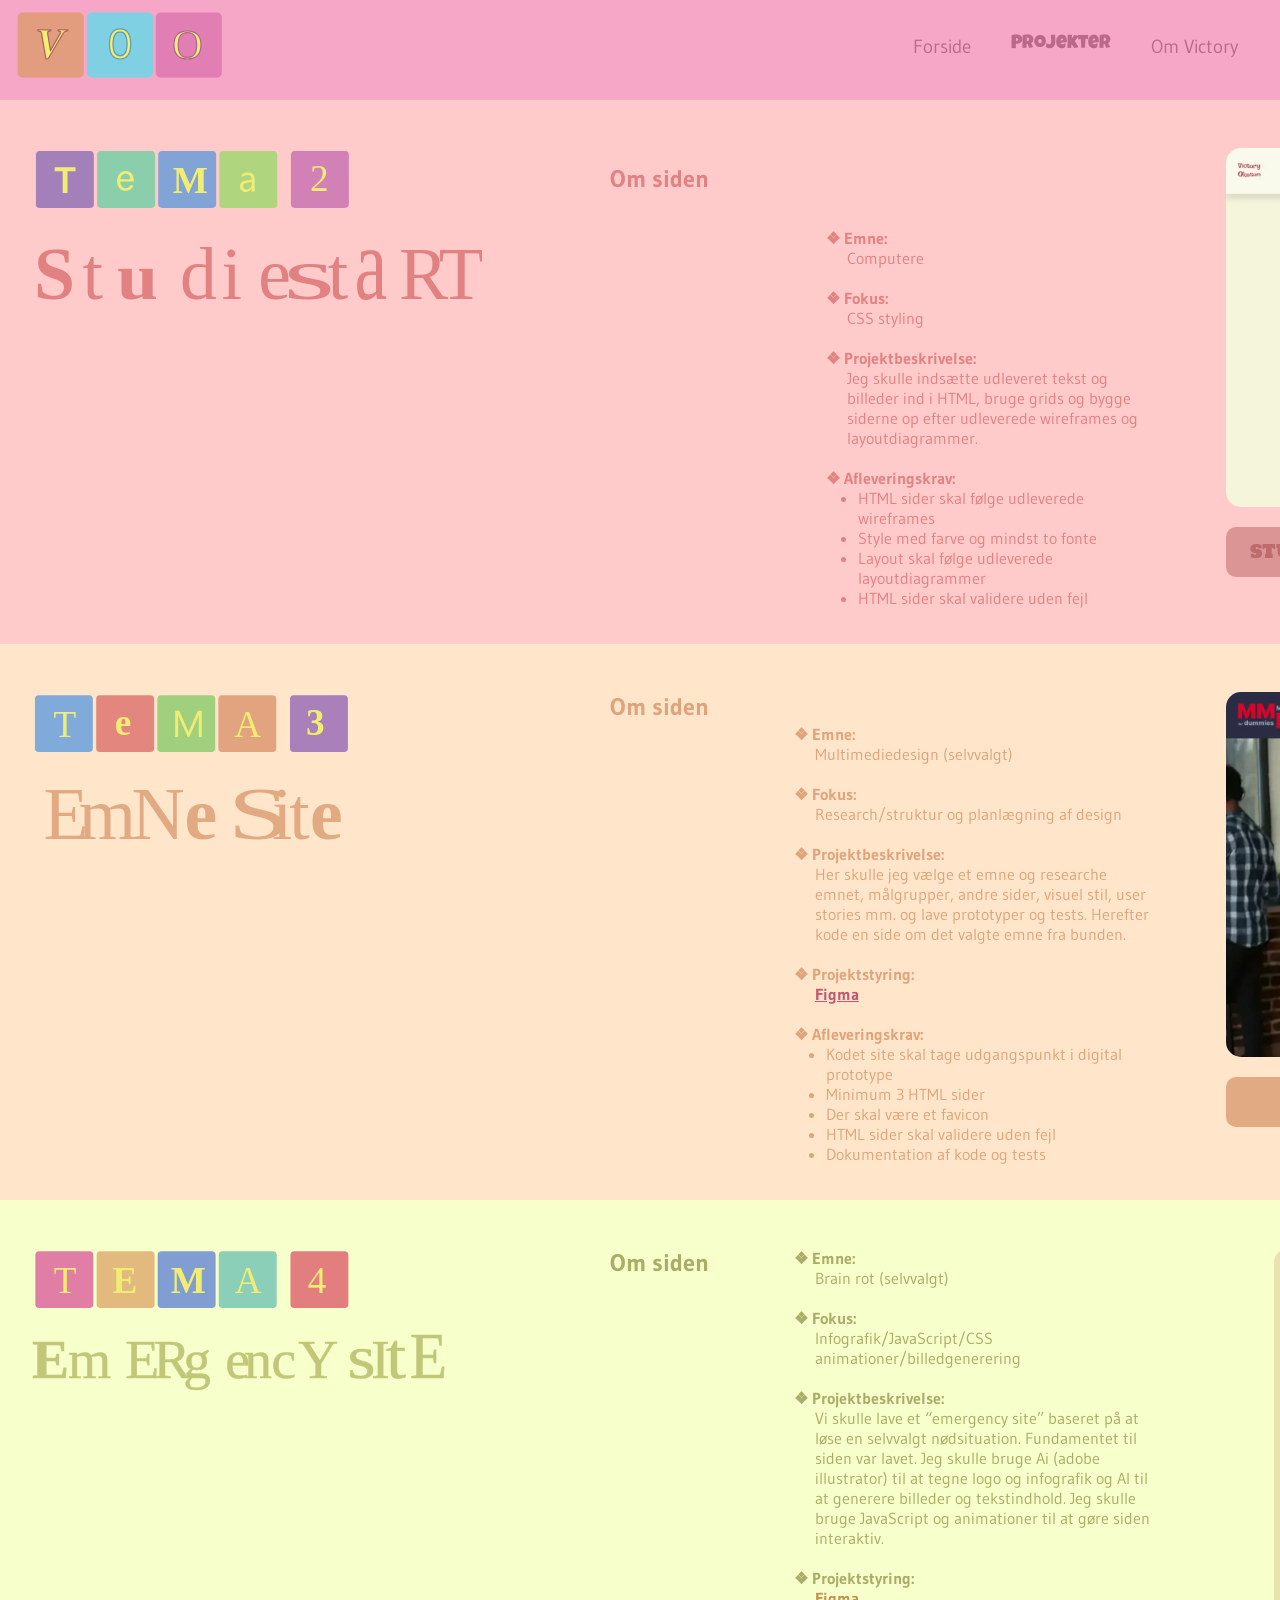
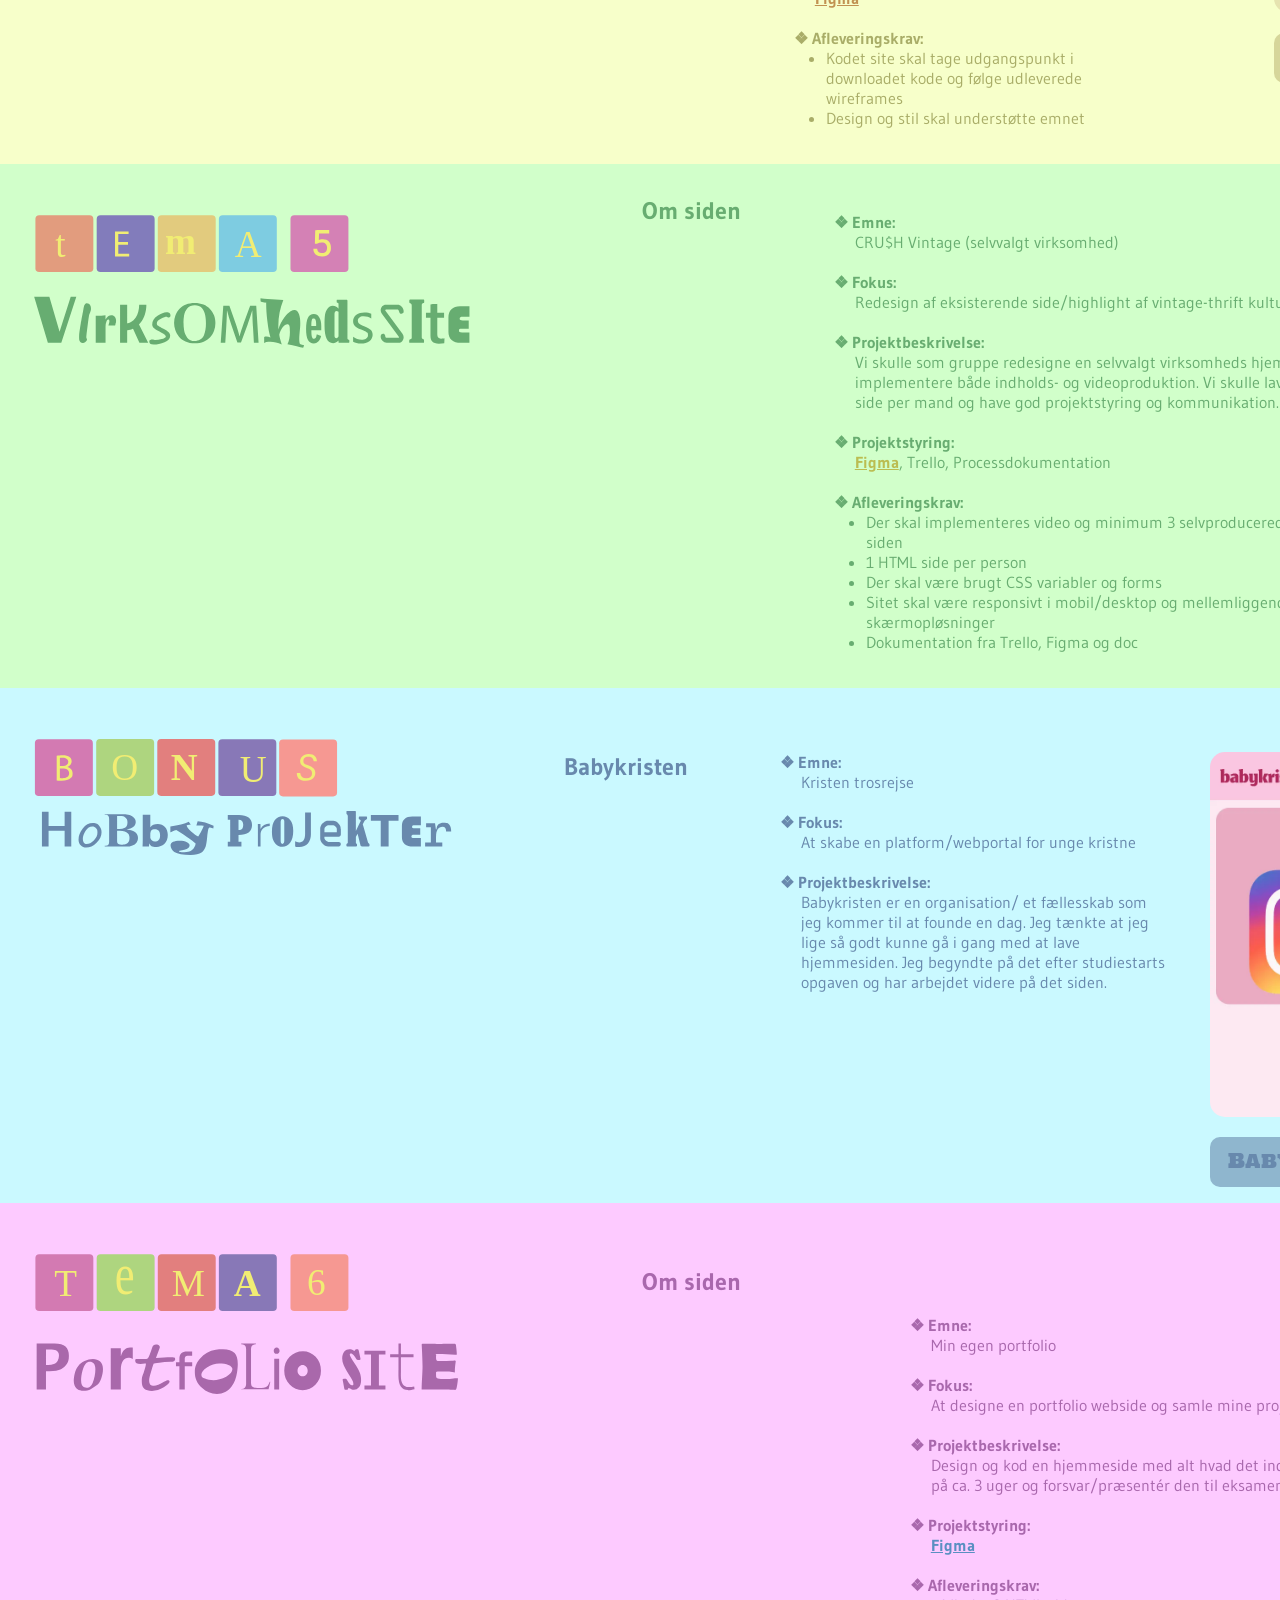
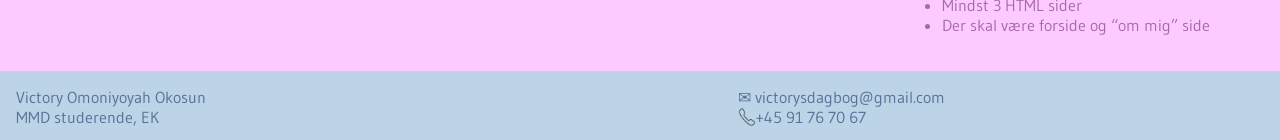
<file: projekter.html>
<!DOCTYPE html>
<html lang="da">

<head>
    <meta charset="UTF-8">
    <meta name="viewport" content="width=device-width, initial-scale=1.0">
    <title>Projekter</title>

    <link rel="stylesheet" href="stylesheets/general.css">
    <link rel="stylesheet" href="stylesheets/projekter.css">

    <link rel="preconnect" href="https://fonts.googleapis.com">
    <link rel="preconnect" href="https://fonts.gstatic.com" crossorigin>
    <link
        href="https://fonts.googleapis.com/css2?family=Gudea:ital,wght@0,400;0,700;1,400&family=Happy+Monkey&display=swap"
        rel="stylesheet">

    <link rel="preconnect" href="https://fonts.googleapis.com">
    <link rel="preconnect" href="https://fonts.gstatic.com" crossorigin>
    <link href="https://fonts.googleapis.com/css2?family=Holtwood+One+SC&display=swap" rel="stylesheet">

    <link rel="preconnect" href="https://fonts.googleapis.com">
    <link rel="preconnect" href="https://fonts.gstatic.com" crossorigin>
    <link href="https://fonts.googleapis.com/css2?family=Hanalei+Fill&display=swap" rel="stylesheet">

    <link rel="preconnect" href="https://fonts.googleapis.com">
    <link rel="preconnect" href="https://fonts.gstatic.com" crossorigin>
    <link href="https://fonts.googleapis.com/css2?family=Hanalei+Fill&family=Luckiest+Guy&display=swap"
        rel="stylesheet">

    <link rel="icon" type="image/png" sizes="32x32" href="forside-img/favicon.svg">

        <script src="javascript/menu.js" defer></script>
      <script src="javascript/dialog.js" defer></script>
</head>

<body>
    <header>
        <a href="index.html"><img class="logo" src="forside-img/tema6-logo.svg" alt="logo"></a>
        <nav>
            <ul class="menu">
                <li><a href="index.html">Forside</a></li>
                <li><a href="projekter.html" class="menu-projekter">Projekter</a></li>
                <li><a href="ommig.html">Om Victory</a></li>
            </ul>
            <button class="burger">
                <span class="line"></span>
                <span class="line"></span>
                <span class="line"></span>
            </button>
        </nav>
    </header>
    <main>
        <!--TEMA 2 Div-->
        <div id="tema2" class="projekt">
            <div class="t2">
                <img class="tema" src="projekter-img/tema2.svg" alt="Tema 2">
                <img class="emne" src="projekter-img/studiestart.svg" alt="Studiestart">
                <img class="scroll-arrow" src="projekter-img/scroll-t2.svg" alt="Studiestart">
            </div>
            <div class="t2-1 overskrift"><b>Om siden</b></div>
            <div class="t2-2">
                <div class="omsiden">
                    <b class="overskrift">Om siden</b>
                </div>
                <p><b>❖ Emne:</b></p>
                <p class="movein">Computere</p>
                <br>
                <p><b>❖ Fokus:</b></p>
                <p class="movein">CSS styling</p>
                <br>
                <p><b>❖ Projektbeskrivelse:</b></p>
                <p class="movein">Jeg skulle indsætte udleveret tekst og billeder ind i
                    HTML, bruge grids og bygge siderne op efter udleverede wireframes og layoutdiagrammer.</p>
                <br>
                <p><b>❖ Afleveringskrav:</b></p>
                <ul class="ul-movein">
                    <li>HTML sider skal følge udleverede wireframes</li>
                    <li>Style med farve og mindst to fonte</li>
                    <li>Layout skal følge udleverede layoutdiagrammer</li>
                    <li>HTML sider skal validere uden fejl</li>
                </ul>
                <br>
            </div>
            <div class="mobil-t2-3">
                <div>
                    <img class="mobilside-img" src="projekter-img/tema2-ss-mobil.webp" alt="billede af side">
                </div>
                <br>
                <div class="knap tema2-button">
                    <a href="https://vicky8484.github.io/Studiestart-website/">studiestart</a>
                </div>
            </div>
            <div class="t2-3">
                <div>
                    <img class="webside-img" src="projekter-img/tema2-ss.webp" alt="billede af side">
                </div>
                <br>
                <div class="knap tema2-button">
                    <a href="https://vicky8484.github.io/Studiestart-website/">studiestart</a>
                </div>
            </div>
            <div class="t2-04">
                <div class="t2-1 overskrift"><b>Om temaet</b></div>
            </div>
            <div class="t2-4">
                <div class="omsiden">
                    <b class="overskrift">Om temaet</b>
                </div>
                <p><b>❖ Emne:</b></p>
                <p class="movein">Grundlæggende web</p>
                <p><b>❖ Fokus:</b></p>
                <ul class="ul-movein">
                    <li>HTML, CSS, grids</li>
                    <li>Designprincipper, gestaltlove</li>
                </ul>
            </div>
            <div class="t2-5">
                <div>
                    <p><b>Hjælpemidler</b></p>
                    <br>
                    <ul class="ul-movein">
                        <li>CodePen</li>
                        <li>FreeCodeCamp</li>
                        <li>Grid ExerCSSises</li>
                        <li>Squoosh</li>
                        <li>Google Fonts</li>
                        <li>Fontsquirrel</li>
                        <li>Fontjoy</li>
                        <li>whatthefont</li>
                    </ul>
                </div>
                <div>
                    <img class="unlocked-t2" src="projekter-img/unlocked-tema2.webp" alt="låse">
                </div>
            </div>
            <div class="t2-6">
                <p><b>Færdigheder</b></p>
                <br>
                <p>HTML ⬤⬤〇〇〇</p>
                <p>CSS styling ⬤⬤〇〇〇</p>
                <p>CSS grid ⬤〇〇〇〇</p>
            </div>
            <div class="mobil-t2-7">
                <details open>
                    <summary id="top" class="summary2">
                        <b>Mest inspirerende del</b>
                    </summary>
                    <div class="mest-isp-bigbox">
                        <p>
                            At lære om designprincipper, gestaltlove, fonte og farver.
                            Vi fik til opgave at lave mini audits og style tiles til hjemmesider vi selv fandt.
                        </p>
                    </div>
                </details>
                <details>
                    <summary class="summary2">
                        <b>Mest udfordrende del</b>
                    </summary>
                    <div class="mest-isp-bigbox">
                        <p>
                            At lære om grid layouts. Udover de sjove design opgaver, skulle vi også igennem utallige
                            grid
                            øvelser. Det var kun fedt
                            når det virkede.
                        </p>
                    </div>
                </details>
            </div>
            <div class="t2-7">
                <details open>
                    <summary id="top" class="summary2">
                        <b>Mest inspirerende del</b>
                    </summary>
                    <div class="mest-isp-bigbox">
                        <p>
                            At lære om designprincipper, gestaltlove, fonte og farver.
                            Vi fik til opgave at lave mini audits og style tiles til hjemmesider vi selv fandt.
                        </p>
                        <div class="mest-isp-imgbox">
                            <img class="mest-isp" src="projekter-img/mi-t2.webp" alt="Dark Star Fury style tile">
                            <img class="mest-isp" src="projekter-img/mi-t2-2.webp" alt="Luminaire mini audit">
                        </div>
                    </div>
                </details>
                <details>
                    <summary class="summary2">
                        <b>Mest udfordrende del</b>
                    </summary>
                    <div class="mest-isp-bigbox">
                        <p>
                            At lære om grid layouts. Udover de sjove design opgaver, skulle vi også igennem utallige
                            grid
                            øvelser. Det var kun fedt
                            når det virkede.
                        </p>
                    </div>
                </details>
            </div>
        </div>

        <!--TEMA 3 Div-->
        <div id="tema3" class="projekt">
            <div class="t3">
                <img class="tema" src="projekter-img/tema3.svg" alt="Tema 3">
                <img class="emne" src="projekter-img/emnesite.svg" alt="Emnesite">
                <img class="scroll-arrow" src="projekter-img/scroll-t3.svg" alt="Studiestart">
            </div>
            <div class="t3-1 overskrift"><b>Om siden</b></div>
            <div class="t3-2">
                <div class="omsiden">
                    <b class="overskrift">Om siden</b>
                </div>
                <p><b>❖ Emne:</b></p>
                <p class="movein">Multimediedesign (selvvalgt)</p>
                <br>
                <p><b>❖ Fokus:</b></p>
                <p class="movein">Research/struktur og planlægning af design</p>
                <br>
                <p><b>❖ Projektbeskrivelse:</b></p>
                <p class="movein">Her skulle jeg vælge et emne og researche emnet, målgrupper, andre sider, visuel stil,
                    user stories mm. og lave
                    prototyper og tests. Herefter kode en side om det valgte emne fra bunden.</p>
                <br>
                <p><b>❖ Projektstyring:</b></p>
                <p class="movein"><a class="figma-link1"
                        href="https://www.figma.com/design/amJqkwjuNyADhfV6VtfWr2/MMDD---Tema-3-Site?node-id=9-1527&t=eG3t7gam05IMZ0bl-1">Figma</a>
                </p>
                <br>
                <p><b>❖ Afleveringskrav:</b></p>
                <ul class="ul-movein">
                    <li>Kodet site skal tage udgangspunkt i digital prototype</li>
                    <li>Minimum 3 HTML sider</li>
                    <li>Der skal være et favicon</li>
                    <li>HTML sider skal validere uden fejl</li>
                    <li>Dokumentation af kode og tests</li>
                </ul>
                <br>
            </div>
            <div class="mobil-t3-3">
                <div>
                    <img class="mobilside-img" src="projekter-img/tema3-ss-mobil.webp" alt="billede af side">
                </div>
                <br>
                <div class="knap tema3-button">
                    <a href="https://vicky8484.github.io/mmdd-website/">MMDD</a>
                </div>
            </div>
            <div class="t3-3">
                <div>
                    <img class="webside-img" src="projekter-img/tema3-ss.webp" alt="billede af side">
                </div>
                <br>
                <div class="knap tema3-button">
                    <a href="https://vicky8484.github.io/mmdd-website/">MMDD</a>
                </div>
            </div>
            <div class="t3-4">
                <div class="t3-4 overskrift"><b>Om temaet</b></div>
            </div>
            <div class="t3-5">
                <div class="omsiden">
                    <b class="overskrift">Om temaet</b>
                </div>
                <p><b>❖ Emne:</b></p>
                <p class="movein">UX/UI</p>
                <p><b>❖ Fokus:</b></p>
                <ul class="ul-movein">
                    <li>Idegenerering, research metoder</li>
                    <li>Kodning, dokumentation</li>
                </ul>
            </div>
            <div class="t3-6">
                <div>
                    <p><b>Research metoder</b></p>
                    <br>
                    <ul class="ul-movein">
                        <li>Desktop research</li>
                        <li>User stories</li>
                        <li>Lightning demo</li>
                        <li>Kvantitative undersøgelser</li>
                        <li>Kvalitative undersøgelser</li>
                    </ul>
                </div>
                <div>
                    <img class="unlocked-t3" src="projekter-img/unlocked-tema3.webp" alt="låse">
                </div>
            </div>
            <div class="t3-7">
                <p><b>Færdigheder</b></p>
                <br>
                <p>HTML ⬤⬤⬤〇〇</p>
                <p>CSS styling ⬤⬤⬤〇〇</p>
                <p>CSS grid ⬤〇〇〇〇</p>
                <br>
                <div class="mini-flex">
                    <div>
                        <p><b>Ideudviklingsmetoder</b></p>
                        <br>
                        <ul class="ul-movein">
                            <li>Brainstorm</li>
                            <li>Mind map</li>
                            <li>Solution sketch</li>
                            <li>Crazy 8</li>
                            <li>Sketch museum</li>
                        </ul>
                    </div>
                    <div>
                        <img class="unlocked-t3" src="projekter-img/unlocked-tema3.webp" alt="låse">
                    </div>
                </div>
            </div>
            <div class="mobil-t3-8">
                <details id="details-t3" open>
                    <summary id="top" class="summary3">
                        <b>Mest inspirerende del</b>
                    </summary>
                    <div class="mest-isp-bigbox-t3">
                        <p>
                            At planlægge og designe min helt egen hjemmeside.
                        </p>
                    </div>
                </details>
                <details id="details-t3">
                    <summary class="summary3">
                        <b>Mest udfordrende del</b>
                    </summary>
                    <div class="mest-isp-bigbox-t3">
                        <p>
                            Jeg ville blive så færdig med siden som muligt, så jeg skrev indhold til alle 20 jobtitler i
                            den harmonika du kan se
                            nedenfor.
                        </p>
                    </div>
                </details>
            </div>
            <div class="t3-8">
                <details id="details-t3" open>
                    <summary class="summary3">
                        <b>Mest inspirerende del</b>
                    </summary>
                    <div class="mest-isp-bigbox-t3">
                        <p>
                            At planlægge og designe min helt egen hjemmeside.
                        </p>
                        <div class="mest-isp-imgbox">
                            <img class="mest-isp" src="projekter-img/mi-t3.webp" alt="Solution sketch">
                            <img class="mest-isp" src="projekter-img/mi-t3-3.webp" alt="Mood board">
                            <img class="mest-isp" src="projekter-img/mi-t3-2.webp" alt="Style tile">
                        </div>
                    </div>
                </details>
                <details id="details-t3">
                    <summary class="summary3">
                        <b>Mest udfordrende del</b>
                    </summary>
                    <div class="mest-isp-bigbox-t3">
                        <p>
                            Jeg ville blive så færdig med siden som muligt, så jeg skrev indhold til alle 20 jobtitler i
                            den harmonika du kan se
                            nedenfor.
                        </p>
                        <div class="mest-isp-imgbox-t3">
                            <img class="mest-isp" src="projekter-img/mi-t3-4.webp" alt="MMDD Jobtitel harmonika">
                            <img class="mest-isp" src="projekter-img/mi-t3-5.webp"
                                alt="MMDD Jobtitel harmonika udfoldet">
                        </div>
                    </div>
                </details>
            </div>
        </div>

        <!--TEMA 4 Div-->
        <div id="tema4" class="projekt">
            <div class="t4">
                <img class="tema" src="projekter-img/tema4.svg" alt="Tema 4">
                <img class="emne" src="projekter-img/emergencysite2.svg" alt="Emergencysite">
                <img class="scroll-arrow" src="projekter-img/scroll-t4.svg" alt="Studiestart">
            </div>
            <div class="t4-1 overskrift"><b>Om siden</b></div>
            <div class="t4-2">
                <div class="omsiden">
                    <b class="overskrift">Om siden</b>
                </div>
                <p><b>❖ Emne:</b></p>
                <p class="movein">Brain rot (selvvalgt)</p>
                <br>
                <p><b>❖ Fokus:</b></p>
                <p class="movein">Infografik/JavaScript/CSS animationer/billedgenerering</p>
                <br>
                <p><b>❖ Projektbeskrivelse:</b></p>
                <p class="movein">Vi skulle lave et “emergency site” baseret på at løse en selvvalgt nødsituation.
                    Fundamentet til siden var lavet. Jeg
                    skulle bruge Ai (adobe illustrator) til at tegne logo og infografik og AI til at generere billeder
                    og tekstindhold. Jeg
                    skulle bruge JavaScript og animationer til at gøre siden interaktiv.</p>
                <br>
                <p><b>❖ Projektstyring:</b></p>
                <p class="movein"><a class="figma-link2"
                        href="https://www.figma.com/design/zFwdlLg4tROQyS4foLEx9R/Tema-4---EMERGENCY?node-id=0-1&t=3LdGfEZ2MvguQMC5-1">Figma</a>
                </p>
                <br>
                <p><b>❖ Afleveringskrav:</b></p>
                <ul class="ul-movein">
                    <li>Kodet site skal tage udgangspunkt i downloadet kode og følge udleverede wireframes</li>
                    <li>Design og stil skal understøtte emnet</li>
                </ul>
                <br>
            </div>
            <div class="mobil-t4-3">
                <img class="mobilside-img" src="projekter-img/tema4-ss-mobil.webp" alt="billede af side">
                <br>
                <div class="knap tema4-button">
                    <a href="https://vicky8484.github.io/brainrot/index.html">Brain Rot</a>
                </div>
            </div>
            <div class="t4-3">
                <div class="ss-flex">
                    <img class="webside-img" src="projekter-img/tema4-ss.webp" alt="billede af side">
                    <img class="webside-img" src="projekter-img/tema4-ss2.webp" alt="billede af side">
                </div>
                <br>
                <div class="knap tema4-button">
                    <a href="https://vicky8484.github.io/brainrot/index.html">Brain Rot</a>
                </div>
            </div>
            <div class="t4-4 overskrift"><b>Om temaet</b></div>
            <div class="t4-5">
                <div class="omsiden">
                    <b class="overskrift">Om temaet</b>
                </div>
                <p><b>❖ Emne:</b></p>
                <p class="movein">Grundlæggende JS</p>
                <p><b>❖ Fokus:</b></p>
                <ul class="ul-movein">
                    <li>Idegenerering, indholdsproduktion, grafik</li>
                    <li>JavaScript, forms, CSS variabler</li>
                </ul>
            </div>
            <div class="t4-6">
                <div>
                    <p><b>Hjælpemidler</b></p>
                    <br>
                    <ul class="ul-movein">
                        <li>Adobe Illustrator</li>
                        <li>LinkedIn Learning</li>
                        <li>Adobe Firefly</li>
                    </ul>
                </div>
                <div>
                    <img class="unlocked-t4" src="projekter-img/unlocked-tema4.webp" alt="låse">
                </div>
            </div>
            <div class="t4-7">
                <p><b>Færdigheder</b></p>
                <br>
                <p>HTML ⬤⬤⬤⬤〇</p>
                <p>CSS styling ⬤⬤⬤⬤〇</p>
                <p>CSS grid ⬤〇〇〇〇</p>
                <p>CSS variabler ⬤〇〇〇〇</p>
                <p>JavaScript ⬤〇〇〇〇</p>
            </div>
            <div class="mobil-t4-8">
                <details id="details-t4" open>
                    <summary id="top" class="summary4">
                        <b>Mest inspirerende del</b>
                    </summary>
                    <div class="mest-isp-bigbox-t4">
                        <p>
                            At bygge videre på en grå side og give den liv + at designe og tegne min egen infografik.
                        </p>
                    </div>
                </details>
                <details id="details-t4">
                    <summary class="summary4">
                        <b>Mest udfordrende del</b>
                    </summary>
                    <div class="mest-isp-bigbox-t4">
                        <p>
                            At skulle “overtage” og kode videre på et projekt var lidt besværligt. Der var blevet gjort
                            ting for at få siden til at
                            virke på en bestemt måde, som jeg ikke forstod og som nogle gange drillede ift. at
                            implementere ting på siden.
                        </p>
                    </div>
                </details>
            </div>
            <div class="t4-8">
                <details id="details-t4" open>
                    <summary id="top" class="summary4">
                        <b>Mest inspirerende del</b>
                    </summary>
                    <div class="mest-isp-bigbox-t4">
                        <p>
                            At bygge videre på en grå side og give den liv + at designe og tegne min egen infografik.
                        </p>
                        <div class="mest-isp-imgbox">
                            <img class="mest-isp" src="projekter-img/mi-t4.webp" alt="Første skitse">
                            <img class="mest-isp" src="projekter-img/mi-t4-2.webp" alt="Prototype skitse">
                            <img class="mest-isp" src="projekter-img/mi-t4-3.webp" alt="Færdig hovedkarakter SVG">
                        </div>
                    </div>
                </details>
                <details id="details-t4">
                    <summary class="summary4">
                        <b>Mest udfordrende del</b>
                    </summary>
                    <div class="mest-isp-bigbox-t4">
                        <p>
                            At skulle “overtage” og kode videre på et projekt var lidt besværligt. Der var blevet gjort
                            ting for at få siden til at
                            virke på en bestemt måde, som jeg ikke forstod og som nogle gange drillede ift. at
                            implementere ting på siden.
                        </p>
                    </div>
                </details>
            </div>
        </div>

        <!--TEMA 5 Div-->
        <div id="tema5" class="projekt">
            <div class="t5">
                <img class="tema" src="projekter-img/tema5.svg" alt="Tema 4">
                <img class="emne" src="projekter-img/virksomhedssite.svg" alt="Virksomhedssite">
                <img class="scroll-arrow" src="projekter-img/scroll-t5.svg" alt="Studiestart">
            </div>
            <div class="t5-1 overskrift"><b>Om siden</b></div>
            <div class="t5-2">
                <div class="omsiden">
                    <b class="overskrift">Om siden</b>
                </div>
                <p><b>❖ Emne:</b></p>
                <p class="movein">CRU$H Vintage (selvvalgt virksomhed)</p>
                <br>
                <p><b>❖ Fokus:</b></p>
                <p class="movein">Redesign af eksisterende side/highlight af vintage-thrift kultur</p>
                <br>
                <p><b>❖ Projektbeskrivelse:</b></p>
                <p class="movein">Vi skulle som gruppe redesigne en selvvalgt virksomheds hjemmeside og implementere
                    både indholds- og videoproduktion. Vi
                    skulle lave en HTML side per mand og have god projektstyring og kommunikation.</p>
                <br>
                <p><b>❖ Projektstyring:</b></p>
                <p class="movein"><a class="figma-link3"
                        href="https://www.figma.com/design/GK8GhMg7aC4H4J6KyGJUmy/Tema-5---Redesign-CRUSH?node-id=0-1&t=Cfod8cgcPtBVeXfG-1">Figma</a>,
                    Trello, Processdokumentation</p>
                <br>
                <p><b>❖ Afleveringskrav:</b></p>
                <ul class="ul-movein">
                    <li>Der skal implementeres video og minimum 3 selvproducerede fotos på siden</li>
                    <li>1 HTML side per person</li>
                    <li>Der skal være brugt CSS variabler og forms</li>
                    <li>Sitet skal være responsivt i mobil/desktop og mellemliggende skærmopløsninger</li>
                    <li>Dokumentation fra Trello, Figma og doc</li>
                </ul>
                <br>
            </div>
            <div class="mobil-t5-3">
                <img class="mobilside-img" src="projekter-img/tema5-ss-mobil.webp" alt="billede af side">
                <br>
                <div class="knap tema5-button">
                    <a class="secret-tag3" href="#">Cru$h Vintage</a>
                </div>
            </div>
            <div class="t5-3">
                <div class="ss-flex">
                    <img class="webside-img" src="projekter-img/tema5-ss.webp" alt="billede af side">
                    <img class="webside-img" src="projekter-img/tema5-ss2.webp" alt="billede af side">
                </div>
                <br>
                <div class="knap tema5-button secret-tag3">
                    <a href="#">Cru$h Vintage</a>
                </div>
            </div>
            <div class="t5-4 overskrift"><b>Om temaet</b></div>
            <div class="t5-5">
                <div class="omsiden">
                    <b class="overskrift">Om temaet</b>
                </div>
                <p><b>❖ Emne:</b></p>
                <p class="movein">Grundlæggende Indhold</p>
                <p><b>❖ Fokus:</b></p>
                <ul class="ul-movein">
                    <li>Gruppearbejde, virksomhedskontakt, field work</li>
                    <li>Indholds- og videoproduktion, git og GitHub</li>
                </ul>
            </div>
            <div class="t5-6">
                <div>
                    <p><b>Hjælpemidler</b></p>
                    <br>
                    <ul class="ul-movein">
                        <li>Adobe Photoshop</li>
                        <li>Adobe Premiere Pro</li>
                    </ul>
                </div>
                <div>
                    <img class="unlocked-t5" src="projekter-img/unlocked-tema5.webp" alt="låse">
                </div>
            </div>
            <div class="t5-7">
                <p><b>Færdigheder</b></p>
                <br>
                <p>HTML ⬤⬤⬤⬤〇</p>
                <p>CSS styling ⬤⬤⬤⬤〇</p>
                <p>CSS grid ⬤⬤〇〇〇</p>
                <p>CSS variabler ⬤⬤⬤〇〇</p>
                <p>JavaScript ⬤〇〇〇〇</p>
            </div>
            <div class="mobil-t5-8">
                <details id="details-t5" open>
                    <summary id="top" class="summary5">
                        <b>Mest inspirerende del</b>
                    </summary>
                    <div class="mest-isp-bigbox-t5">
                        <p>
                            At bruge alles styrker forskelligt. Jeg var god til kode-delen, andre var bedst til design
                            og ideudvikling, research
                            eller videoproduktion.
                        </p>
                    </div>
                </details>
                <details id="details-t5">
                    <summary class="summary5">
                        <b>Mest udfordrende del</b>
                    </summary>
                    <div class="mest-isp-bigbox-t5">
                        <p>
                            Jeg var meget heldig med min gruppe, vi havde både god kommunikation og godt
                            samarbejde. Shout out Alex, Ea,
                            Joakim og Erik! Men det var alligevel udfordrende at være gruppens git master og ansvarlig
                            for den generelle CSS.
                        </p>
                    </div>
                </details>
            </div>
            <div class="t5-8">
                <details id="details-t5" open>
                    <summary id="top" class="summary5">
                        <b>Mest inspirerende del</b>
                    </summary>
                    <div class="mest-isp-bigbox-t5">
                        <p>
                            At bruge alles styrker forskelligt. Jeg var god til kode-delen, andre var bedst til design
                            og ideudvikling, research
                            eller videoproduktion.
                        </p>
                        <div class="mest-isp-imgbox">
                            <img class="mest-isp-t51" src="projekter-img/mi-t5.webp" alt="Generel CSS">
                            <img class="mest-isp-t52" src="projekter-img/mi-t5-2.webp" alt="Mood boards">
                            <img class="mest-isp-t53" src="projekter-img/mi-t5-3.webp" alt="Stop motion produktion">
                        </div>
                    </div>
                </details>
                <details id="details-t5">
                    <summary class="summary5">
                        <b>Mest udfordrende del</b>
                    </summary>
                    <div class="mest-isp-bigbox-t5">
                        <p>
                            Jeg var meget heldig med min gruppe, vi havde både god kommunikation og godt
                            samarbejde. Shout out Alex, Ea,
                            Joakim og Erik! Men det var alligevel udfordrende at være gruppens git master og ansvarlig
                            for den generelle CSS.
                        </p>
                    </div>
                </details>
            </div>
        </div>

        <!--BONUS Div-->
        <div id="bonus" class="projekt">
            <div class="bonus">
                <img class="tema" src="projekter-img/bonus.svg" alt="Bonus">
                <img class="emne" src="projekter-img/hobbyprojekter.svg" alt="Hobbyprojekter">
                <img class="scroll-arrow" src="projekter-img/scroll-bonus.svg" alt="Studiestart">
            </div>
            <div class="bonus-1 overskrift"><b>Babykristen</b></div>
            <div class="bonus-2">
                <div class="omsiden">
                    <b class="overskrift">Babykristen</b>
                </div>
                <p><b>❖ Emne:</b></p>
                <p class="movein">Kristen trosrejse</p>
                <br>
                <p><b>❖ Fokus:</b></p>
                <p class="movein">At skabe en platform/webportal for unge kristne</p>
                <br>
                <p><b>❖ Projektbeskrivelse:</b></p>
                <p class="movein">Babykristen er en organisation/ et fællesskab som jeg kommer til at founde en dag. Jeg
                    tænkte at jeg lige så godt kunne
                    gå i gang med at lave hjemmesiden. Jeg begyndte på det efter studiestarts opgaven og har arbejdet
                    videre på det siden.</p>
                <br>
            </div>
            <div class="mobil-bonus-3">
                <img class="mobilside-img" src="projekter-img/bonus-ss-mobil.webp" alt="billede af side">
                <br>
                <div class="knap bonus-button2 secret-tag2">
                    <a href="#">Babykristen</a>
                </div>
            </div>
            <div class="bonus-3">
                <img class="webside-img" src="projekter-img/bonus-ss.webp" alt="billede af side">
                <br>
                <div class="knap bonus-button2 secret-tag2">
                    <a href="#">Babykristen</a>
                </div>
            </div>
            <div class="bonus-1 overskrift quiz"><b>HSKT</b></div>
            <div class="bonus-2">
                <div class="omsiden">
                    <b class="overskrift">HSKT</b>
                </div>
                <p><b>❖ Emne:</b></p>
                <p class="movein">Opfundet genbrugsbutik</p>
                <br>
                <p><b>❖ Fokus:</b></p>
                <p class="movein">At skabe en hjemmeside/webshop til en opdigtet genbrugsbutik</p>
                <br>
                <p><b>❖ Projektbeskrivelse:</b></p>
                <p class="movein">Head, Shoulders, Knees & Toes er en genbrugsbutik som jeg fandt på i forbindelse med
                    at prøve at lave et site med
                    dobbelt header på siderne, altså at bruge header-elementet flere gange til at lave lokale menuer
                    under den globale.</p>
                <br>
            </div>
            <div class="mobil-bonus-3">
                <img class="mobilside-img" src="projekter-img/hskt-ss-mobil.webp" alt="billede af side">
                <br>
                <div class="knap bonus-button secret-tag">
                    <a href="#">HSKT</a>
                </div>
            </div>
            <div class="bonus-3">
                <img class="webside-img" src="projekter-img/hskt-ss.webp" alt="billede af side">
                <br>
                <div class="knap bonus-button secret-tag">
                    <a href="#">HSKT</a>
                </div>
            </div>
            <div class="bonus-1 overskrift"><b>Onclick spil</b></div>
            <div class="bonus-2">
                <div class="omsiden">
                    <b class="overskrift">Onclick spil</b>
                </div>
                <p><b>❖ Emne:</b></p>
                <p class="movein">Et spil</p>
                <br>
                <p><b>❖ Fokus:</b></p>
                <p class="movein">Bruge onclick events til at ændre billedet</p>
                <br>
                <p><b>❖ Projektbeskrivelse:</b></p>
                <p class="movein">Jeg ville teste onclick events og endte med at lave et spil med 7 levels (indtil
                    videre).</p>
                <br>
                <p class="movein">Hint hvis du sidder fast: Der er intet klikbart på billedet, da det bare er et
                    billede. Alt interaktivt er i teksten
                    eller et sted på linje med teksten.</p>
                <br>
            </div>
            <div class="mobil-bonus-3">
                <img class="mobilside-img" src="projekter-img/spil-mobil-ss.webp" alt="billede af side">
                <br>
                <div class="knap bonus-button">
                    <a href="https://vicky8484.github.io/spil_site/">Spil</a>
                </div>
            </div>
            <div class="bonus-3">
                <img class="webside-img" src="projekter-img/spil-ss.webp" alt="billede af side">
                <br>
                <div class="knap bonus-button">
                    <a href="https://vicky8484.github.io/spil_site/">Spil</a>
                </div>
            </div>
            <div class="bonus-1 overskrift"><b>Just scroll...</b></div>
            <div class="bonus-2">
                <div class="omsiden">
                    <b class="overskrift">Just scroll...</b>
                </div>
                <p><b>❖ Emne:</b></p>
                <p class="movein">Scroll animationer</p>
                <br>
                <p><b>❖ Fokus:</b></p>
                <p class="movein">Intet</p>
                <br>
                <p><b>❖ Projektbeskrivelse:</b></p>
                <p class="movein">Lave et site hvor man bare skal scrolle.</p>
                <p class="movein">(Det skulle være et sindssygt godt site, men
                    nu hvor jeg ved, at jeg godt kan lave det, er det ret kedeligt, så jeg har ikke lagt ret meget
                    energi
                    i det).</p>
                <br>
            </div>
            <div class="mobil-bonus-3">
                <img class="mobilside-img" src="projekter-img/js-mobil-ss.webp" alt="billede af side">
                <br>
                <div class="knap bonus-button secret-tag">
                    <a href="#">Scroll</a>
                </div>
            </div>
            <div class="bonus-3">
                <img class="webside-img" src="projekter-img/js-ss.webp" alt="billede af side">
                <br>
                <div class="knap bonus-button secret-tag">
                    <a href="#">Scroll</a>
                </div>
            </div>
            <div class="bonus-1 overskrift quiz"><b>Quiz</b></div>
            <div class="bonus-2">
                <div class="omsiden">
                    <b class="overskrift">Quiz</b>
                </div>
                <p><b>❖ Emne:</b></p>
                <p class="movein">Gæt min mening</p>
                <br>
                <p><b>❖ Fokus:</b></p>
                <p class="movein">At lave quiz kode som jeg kan bruge igen i fremtiden</p>
                <br>
                <p><b>❖ Projektbeskrivelse:</b></p>
                <p class="movein">Når jeg er helt broke, laver jeg betalte spørgeundersøgelser, og så tænkte jeg det
                    kunne
                    være sjovt at lave en selv. Men jeg kunne ikke finde nogle tutorials, så jeg fulgte den her <a
                        href="https://www.youtube.com/watch?v=PBcqGxrr9g8" class="bonus-link">Great stack tutorial</a>
                    og lavede en quiz i
                    stedet.</p>
                <br>
            </div>
            <div class="mobil-bonus-3">
                <img class="mobilside-img" src="projekter-img/quiz-mobil-ss.webp" alt="billede af side">
                <br>
                <div class="knap bonus-button">
                    <a href="https://vicky8484.github.io/survey-site/">Quiz</a>
                </div>
            </div>
            <div class="bonus-3">
                <img class="webside-img" src="projekter-img/quiz-ss.webp" alt="billede af side">
                <br>
                <div class="knap bonus-button">
                    <a href="https://vicky8484.github.io/survey-site/">Quiz</a>
                </div>
            </div>
        </div>

        <!--TEMA 6 Div-->
        <div id="tema6" class="projekt">
            <div class="t6">
                <img class="tema" src="projekter-img/tema6.svg" alt="Tema 6">
                <img class="emne" src="projekter-img/portfoliosite.svg" alt="Portfolio site">
                <img class="scroll-arrow" src="projekter-img/scroll-t6.svg" alt="Studiestart">
            </div>
            <div class="t6-1 overskrift"><b>Om siden</b></div>
            <div class="t6-2">
                <div class="omsiden">
                    <b class="overskrift">Om siden</b>
                </div>
                <p><b>❖ Emne:</b></p>
                <p class="movein">Min egen portfolio</p>
                <br>
                <p><b>❖ Fokus:</b></p>
                <p class="movein">At designe en portfolio webside og samle mine projekter</p>
                <br>
                <p><b>❖ Projektbeskrivelse:</b></p>
                <p class="movein">Design og kod en hjemmeside med alt hvad det indebærer uden hjælp på ca. 3 uger og
                    forsvar/præsentér den til eksamen.</p>
                <br>
                <p><b>❖ Projektstyring:</b></p>
                <p class="movein"><a class="figma-link4"
                        href="https://www.figma.com/design/1rG4RXEFQwwXkwenkugUnc/Tema-6---Portfolio?node-id=4-370&t=oZmZT2MKCaMAIaVw-1">Figma</a>
                </p>
                <br>
                <p><b>❖ Afleveringskrav:</b></p>
                <ul class="ul-movein">
                    <li>Mindst 3 HTML sider</li>
                    <li>Der skal være forside og “om mig” side</li>
                </ul>
                <br>
            </div>
            <div class="mobil-t6-3">
                <img class="mobilside-img" src="projekter-img/tema6-ss-mobil.webp" alt="billede af side">
                <br>
            </div>
            <div class="t6-3">
                <div class="ss-flex">
                    <img class="webside-img" src="projekter-img/tema6-ss.webp" alt="billede af side">
                    <img class="webside-img" src="projekter-img/tema6-ss-2.webp" alt="billede af side">
                </div>
                <br>
            </div>
            <div class="t6-4 overskrift"><b>Om temaet</b></div>
            <div class="t6-5">
                <div class="omsiden">
                    <b class="overskrift">Om temaet</b>
                </div>
                <p><b>❖ Emne:</b></p>
                <p class="movein">Portfolio eksamen</p>
                <p><b>❖ Fokus:</b></p>
                <p class="movein">At bruge de ting vi har lært gennem semesteret og lave et bomb ass portfolio site</p>
            </div>
            <div class="t6-6">
                <p><b>Værktøjer</b></p>
                <br>
                <p>Adobe Illustrator</p>
                <p>Squoosh</p>
                <p>Figma</p>
            </div>
            <div class="t6-7">
                <p><b>Færdigheder</b></p>
                <br>
                <p>HTML ⬤⬤⬤⬤⬤</p>
                <p>CSS styling ⬤⬤⬤⬤〇</p>
                <p>CSS grid ⬤⬤⬤〇〇</p>
                <p>CSS variabler ⬤⬤⬤〇〇</p>
                <p>JavaScript ⬤⬤〇〇〇</p>
            </div>
            <div class="mobil-t6-8">
                <details class="details-t6" open>
                    <summary class="summary6">
                        <b>Mest inspirerende del</b>
                    </summary>
                    <div class="mest-isp-bigbox-t6">
                        <p>
                            At designe min egen portfolio og friheden til selv at bestemme. Det er for eksempel nok ikke
                            meningen at man skal
                            inkludere ting der ikke er studierelevante, men øhh... det er MIN side.
                        </p>
                    </div>
                </details>
                <details class="details-t6">
                    <summary class="summary6">
                        <b>Mest udfordrende del</b>
                    </summary>
                    <div class="mest-isp-bigbox-t6">
                        <p>
                            Jeg gav mig selv et stort arbejde med at skulle lave alle “h1’ere” på siden og alt
                            forsideindholdet + al
                            byggeklods-teksten på “projekter” siden i Ai som SVG’er.
                        </p>
                    </div>
                </details>
            </div>
            <div class="t6-8">
                <details class="details-t6" open>
                    <summary class="summary6">
                        <b>Mest inspirerende del</b>
                    </summary>
                    <div class="mest-isp-bigbox-t6">
                        <p>
                            At designe min egen portfolio og friheden til selv at bestemme. Det er for eksempel nok ikke
                            meningen at man skal
                            inkludere ting der ikke er studierelevante, men øhh... det er MIN side.
                        </p>
                        <div class="mest-isp-imgbox">
                            <img class="mest-isp-t61" src="projekter-img/mi-t6.webp" alt="Doodle">
                            <img class="mest-isp-t62" src="projekter-img/mi-t6-2.webp" alt="Digital art">
                            <img class="mest-isp-t63" src="projekter-img/mi-t6-3.webp" alt="Maleri">
                            <img class="mest-isp-t64" src="projekter-img/mi-t6-4.webp" alt="Foto af sol">
                        </div>
                    </div>
                </details>
                <details class="details-t6">
                    <summary class="summary6">
                        <b>Mest udfordrende del</b>
                    </summary>
                    <div class="mest-isp-bigbox-t6">
                        <p>
                            Jeg gav mig selv et stort arbejde med at skulle lave alle “h1’ere” på siden og alt
                            forsideindholdet + al
                            byggeklods-teksten på “projekter” siden i Ai som SVG’er.
                        </p>
                    </div>
                </details>
            </div>
        </div>
    </main>
    <footer>
        <div>
            <p>Victory Omoniyoyah Okosun</p>
            <p>MMD studerende, EK</p>
        </div>
        <div>
            <p>✉ victorysdagbog@gmail.com</p>
            <p class="foot-flex"><img class="minify" src="forside-img/icons8-phone-50.png" alt="telefon ikon"> +45 91 76
                70 67</p>
        </div>
    </footer>
</body>

</html>
</file>
<file: stylesheets/general.css>
/*************** Reset *********************/
* {
  margin: 0;
  padding: 0;
  box-sizing: border-box;
}

img {
  width: 100%;
  height: auto;
  display: block;
}

/*HEADER - ENS PÅ ALLE SIDER*/
header {
  top: 0;
  display: flex;
  justify-content: space-between;
  align-items: center;
  padding: 1rem;
  padding-top: 0.5rem;
  padding-left: 0.5rem;
  padding-right: 2rem;
  font-family: "Gudea", sans-serif;
  font-weight: 400;
  font-style: normal;
  height: 100px;
  font-size: 1.2rem;
}

.logo {
  width: 320px;
}

.logo:hover {
  width: 305px;
  animation: slide 1s ease-out infinite;
}

@keyframes slide {
  50% {
    opacity: 70%;
  }
  70% {
    filter: saturate(200%);
  }
}

.menu {
  display: flex;
  list-style: none;
  margin: 0;
  padding: 0;
}

.menu li {
  margin-right: 20px;
}

.menu li:last-child {
  margin-right: 0;
}

.menu a {
  display: block;
  padding: 10px;
  text-decoration: none;
  transition: color 0.3s;
  text-align: end;
}

.burger {
  width: 30px;
  height: 20px;
  cursor: pointer;
}

.burger .line {
  display: block;
  width: 50px;
  height: 5px;
  background-color: #ca6c8f;
  margin-bottom: 7px;
  transition: 0.2s linear;
}
.burger {
  display: none;
}

@media screen and (max-width: 800px) {
  .menu {
    display: none;
  }

  .burger {
    display: block;
    background-color: transparent;
    border: 0;
    padding-right: 5rem;
  }
  .burger.active .line:nth-child(1) {
    transform: rotate(45deg) translate(5px, 5px);
    transition: 0.2s linear;
  }

  .burger.active .line:nth-child(2) {
    opacity: 0;
    transition: 0.15s linear;
  }

  .burger.active .line:nth-child(3) {
    transform: rotate(-45deg) translate(5px, -5px);
    transition: 0.2s linear;
  }

  nav.active .menu {
    display: block;
    position: absolute;
    top: 100px;
    left: 0;
    width: 100%;
    box-shadow: 0 10px 10px rgba(0, 0, 0, 0.1);
    z-index: 1;
  }

  nav.active .menu li {
    margin: 10px 20px;
  }

  nav.active .menu a {
    font-size: 24px;
  }
}

footer {
  padding-left: 1rem;
  padding-top: 1rem;
  padding-bottom: 0.8rem;
  font-family: "Gudea", sans-serif;
  font-weight: 400;
  font-style: normal;
  font-size: 1rem;
  z-index: 20;
}

footer {
  color: #587395;
  background-color: #b4d8cc;
  display: flex;
  display: grid;
  grid-template-columns: 4fr 3fr;
}

/*footer ikon*/
.minify {
  width: 18px;
  opacity: 70%;
}

.foot-flex {
  display: flex;
}
</file>
<file: stylesheets/forside.css>
/*hide funktion*/

.hide {
  display: none;
}

/*HEADER FOOTER MAIN*/

header {
  background-color: #edb0bc;
}

footer {
  color: #587395;
  background-color: #b4d8cc;
  display: flex;
  display: grid;
  grid-template-columns: 4fr 3fr;
}

body {
  background-color: #b4d8cc;
}

main {
  padding-block: 3.5rem;
  background-color: #e3ffbf;
}

img {
  width: 100%;
  justify-self: center;
}

/*mobil menu for forside*/
.menu a {
  color: #862f41;
}

.menu a:hover {
  color: #a85969;
  font-family: "Luckiest Guy";
  font-weight: 400;
  font-style: normal;
}

@media screen and (max-width: 800px) {
  nav.active .menu {
    background-color: #fbfbc9;
  }

  .menu a {
    color: #afaf5a;
  }

  .menu a:hover {
    color: #afaf7d;
    text-decoration: none;
    font-family: "Luckiest Guy";
    font-weight: 400;
    font-style: normal;
  }
}

/*tekst der ikke skal være i mobil*/
.tryknu {
  display: none;
}

/*mobil anagram knapper*/

.anagram {
  font-family: "Holtwood One SC", serif;
  font-weight: 400;
  font-style: normal;
  font-size: 1.2rem;
  height: 50px;
  width: 200px;
  border-radius: 10px;
  border: none;
}

.anagram:hover {
  box-shadow: 2px 3px 6px #a3b788a1;
}

#knap1 {
  background-color: #d79191;
  color: #cf6b6b;
}

#knap2 {
  background-color: #9cabbe;
  color: #4c7da7;
}

#knap3 {
  background-color: #6fd374;
  color: #39934f;
  font-size: 1.5rem;
  font-weight: 900;
}

#buttonbox {
  text-align: center;
}

/*desktop footer knapper som ikke skal vises i mobil*/

.gemknapper {
  display: none;
}

/*projekt/om mig knapper, skal ikke vises i mobil*/
.buttons {
  display: none;
}

.text-hide1 {
  display: none;
}

.text-hide2 {
  display: none;
}

/*forside media queries*/

@media screen and (min-width: 500px) {
  img {
    width: 100%;
    justify-self: center;
  }
}

@media screen and (min-width: 700px) {
  img {
    width: 590px;
    justify-self: center;
  }
}

@media screen and (min-width: 800px) {
  img {
    width: 590px;
    justify-self: center;
  }
}

@media screen and (min-width: 1230px) {
  /*generelt*/

  body {
    overflow-y: hidden;
  }

  main {
    padding: 0;
    display: grid;
    grid-template-columns: 3fr 1fr;
  }

  img {
    width: 689px;
    justify-self: center;
  }

  #anagram-main {
    display: grid;
    grid-template-columns: 1fr 3fr 2fr;
    display: flex;
  }

  .tryknu {
    display: block;
  }
  .anagramknap {
    display: block;
    padding-top: 24rem;
  }

  /*mobil anagram knapper, skal ikke vises*/
  #knap1 {
    display: none;
  }

  #knap2 {
    display: none;
  }

  #knap3 {
    display: none;
  }

  /*desktop anagram knapper*/

  .gemknapper {
    display: block;
  }

  .anagram:hover {
    box-shadow: 2px 3px 10px #65897dbd;
  }

  #desk-knap1 {
    background-color: #d79191;
    color: #cf6b6b;
  }

  /*til at vise desktop 1. anagram knap*/
  .show {
    display: block;
  }

  #desk-knap2 {
    background-color: #ab8daf;
    color: #994ca7;
  }

  #desk-knap3 {
    padding-block: 0.1rem;
    background-color: #6fd374;
    color: #39934f;
    font-size: 1.5rem;
    font-weight: 900;
  }
}
</file>
<file: stylesheets/sidepanel.css>
/*SIDEPANEL*/
#container {
  display: none;
}

@media screen and (min-width: 1230px) {
  /*container om det hele*/
  #container {
    display: block;
    background-color: #e3ffbf;
    display: grid;
    grid-template-columns: 2fr 3fr;
    display: flex;
  }

  /*den tomme div*/
  .panel-div {
    flex: 1;
    transition: 0.5s;
    height: 517px;
    padding-top: 1rem;
    padding-left: 40px;
  }

  /*stadig den tomme div, men bevare transition*/
  #tomdiv {
    background-color: #e3ffbf;
  }

  /*diven med indhold*/
  #sidepanel {
    background-color: #e9e4af;
    overflow-x: hidden;
  }

  #sidepanel:hover {
    flex: 6;
    background-color: #efc8eb;
    overflow-y: scroll;
  }

  /*sidepanel genveje*/
  .genvej {
    font-size: 1.6rem;
    color: black;
    background-color: white;
    width: 200px;
    margin-bottom: 1.5rem;
    border-radius: 10px;
    box-shadow: 10x 5px 6px black;
    text-decoration: none;
    display: flex;
  }
}

/*knappers forskellige farver*/
.mc {
  background-color: #f9f9eb;
  color: #b95468;
  font-family: "Averia Serif Libre", serif;
  font-weight: 600;
  font-style: normal;
  padding-block: 2rem;
  padding-left: 0.7rem;
}

.mmdd {
  background-color: #2b2d42;
  color: #ef233c;
  font-family: "Archivo Black", sans-serif;
  font-weight: 400;
  font-style: normal;
  font-size: 3rem;
  padding-block: 1.5rem;
  padding-left: 1rem;
}

.br {
  background-color: #513d34;
  color: #ef4576;
  font-family: "Baumans", system-ui;
  font-weight: 800;
  font-style: normal;
  font-size: 2.5rem;
  padding-block: 1rem;
  padding-left: 1.3rem;
}

/*andre bogstaver i rot*/
.rot1 {
  color: #d51c5c;
}
.rot2 {
  color: #893b1c;
}
.rot3 {
  color: #5b6a2f;
}

/*andre bogstaver i mmdd bortset fra d*/
.mmd {
  color: #d90429;
}
/***/
.cv {
  background-color: #d76748;
  color: #f6e0a3;
  font-family: "Lobster", sans-serif;
  font-weight: 400;
  font-style: normal;
  font-size: 1.9rem;
  padding-block: 1.5rem;
  padding-left: 1rem;
}

.bk {
  background-color: #f1bdcd;
  color: #b02759;
  font-family: "Jomhuria", serif;
  font-weight: 400;
  font-style: normal;
  font-size: 2.6rem;
  padding-top: 0.5rem;
  padding-bottom: 1rem;
  padding-left: 1rem;
}

.hskt {
  background-color: #e8e8e0;
  color: #c8586e;
  font-family: "Abhaya Libre", serif;
  font-weight: 800;
  font-style: normal;
  font-size: 3rem;
  padding-block: 2rem;
  padding-left: 2.1rem;
  text-decoration: line-through 1px #d98595;
}

.os {
  background-color: #a4c5e2;
  color: #a24a4a;
  font-family: "Happy Monkey", system-ui;
  font-weight: 600;
  font-style: normal;
  padding-left: 1.8rem;
  padding-block: 1.5rem;
}

.quiz {
  background-color: #b6f290;
  color: #3c8218;
  font-family: "Archivo Black", sans-serif;
  font-weight: 400;
  font-style: normal;
  font-size: 3rem;
  padding-block: 1rem;
  padding-left: 2rem;
  text-decoration: underline 2px;
}

.faces {
  background-color: #ffa3ba;
  color: white;
  text-shadow: black 2px 3px 4px;
  font-family: "Jomhuria", serif;
  font-weight: 400;
  font-style: normal;
  font-size: 5rem;
  padding-left: 2rem;
  padding-top: 0.5rem;
  display: flex;
}

.qui {
  color: #eb4593;
}

/*hover state*/
.genvej:hover {
  box-shadow: #74376e89 5px 6px 7px;
}

.gemt-tekst {
  visibility: hidden;
}
</file>
<file: stylesheets/ommig.css>
/*HEADER FOOTER MAIN*/

header {
  background-color: #e5c6de;
}

footer {
  color: #3c8d56;
  background-color: #e2e8bd;
}

main {
  font-family: "Gudea", sans-serif;
  font-weight: 400;
  font-style: normal;
}

img {
  border-radius: 15px;
  opacity: 95%;
}

/*tilbage til top knap*/
.button-flex {
  display: flex;
}
/*desktop menu for projekter*/
.menu a {
  color: #975989;
}

.menu-ommig {
  font-family: "Luckiest Guy";
  font-weight: 400;
  font-style: normal;
  color: #894762;
}

.menu a:hover {
  color: rgb(115, 57, 81);
  font-family: "Luckiest Guy";
  font-weight: 400;
  font-style: normal;
}

.scale-ikon {
  width: 50px;
  border-radius: 8px;
  opacity: 80%;
}

.scale-ikon:hover {
  opacity: 100%;
}

.ikonflex {
  display: flex;
  gap: 1rem;
}

/*mobil menu for projekter*/
@media screen and (max-width: 800px) {
  nav.active .menu {
    background-color: #c9fbe6;
  }

  .menu a {
    color: #89bca7;
  }

  .menu a:hover {
    color: #649682;
    text-decoration: none;
    font-family: "Luckiest Guy";
    font-weight: 400;
    font-style: normal;
  }

  .burger .line {
    background-color: #975989;
  }
}

/*****************************************INDHOLD PÅ SIDE************************************************/

body {
  /* width */
  ::-webkit-scrollbar {
    width: 10px;
  }

  /* Track */
  ::-webkit-scrollbar-track {
    border-radius: 10px;
  }

  /* Handle */
  ::-webkit-scrollbar-thumb {
    background: rgb(63, 107, 136);
    border-radius: 10px;
  }
}

/*vis/gem mobil og desktop sliders*/
.slide-hide {
  display: block;
}

.desk-hide {
  display: none;
}

/*gem tilbage til top knapper*/

.button-flex {
  display: none;
}
/********************OM MIG DIV*********************/

#ommig {
  background-color: #daf5ff;
  color: #75afbc;
  display: flex;
  padding: 0 1rem;
  padding-bottom: 1rem;
}

.text-go {
  display: none;
}

.text-show {
  display: block;
}

.hej {
  width: 150px;
}

.tomdiv1 {
  display: none;
}

.tekst-div {
  padding: 0.5rem;
  padding-left: 1rem;
  padding-top: 2rem;
  width: 500px;
}

.tomdiv2 {
  display: none;
}

.slideshow-ommig {
  padding: 0.5rem;
  padding-top: 5rem;
  border-radius: 15px;
  max-width: 15rem;
}

.tomdiv3 {
  display: none;
}

/********************MODELLER*********************/

/*hele diven*/
#modeller {
  background-color: #d0effb;
  color: #75afbc;
  justify-items: center;
  padding-bottom: 2rem;
  padding: 1rem;
}

/*modeller titel svg*/
.modeller {
  padding-top: 2rem;
  width: 300px;
  margin: 0 auto;
}

/*billederne*/
.model {
  padding: 0.5rem;
  padding-block: 0;
}

/*****slider*****/
.slideshow-modeller-box {
  margin-top: 3rem;
}

.slideshow-modeller {
  max-width: 60rem;
}

.model-slider {
  display: flex;
  overflow-x: auto;
  scroll-snap-type: x mandatory;
  scroll-behavior: smooth;
}

.model-slider .model-flex {
  flex: 1 0 100%;
  scroll-snap-align: start;
  display: flex;
  height: 300px;
  max-width: 450px;
}

/**********************DIGITAL***************************/
/*rullediver i mobil*/
#digital-mobil {
  background-color: #bfeafa;
  padding-bottom: 2rem;

  ::-webkit-scrollbar {
    display: none;
  }
}
#digital-rul {
  overflow-x: auto;
  scroll-snap-type: x mandatory;
  scroll-behavior: smooth;
  display: flex;
  display: grid;
  grid-template-columns: 1fr 1fr 1fr 1fr 1fr 1fr 1fr 1fr 1fr;
  padding: 0.5rem;
  margin-bottom: 1rem;
}

.digi-rul {
  height: 200px;
  width: 200px;
  padding: 0 0.2rem;
}

#digital-rul2 {
  overflow-x: auto;
  scroll-snap-type: x mandatory;
  scroll-behavior: smooth;
  display: flex;
  display: grid;
  grid-template-columns: 1fr 1fr 1fr 1fr 1fr 1fr 1fr 1fr 1fr;
  padding: 0.5rem;
  margin-bottom: 1rem;
}

.digi-rul2 {
  height: 200px;
  width: 200px;
  padding: 0 0.2rem;
}

#digital-rul3 {
  overflow-x: auto;
  scroll-snap-type: x mandatory;
  scroll-behavior: smooth;
  display: flex;
  display: grid;
  grid-template-columns: 1fr 1fr 1fr 1fr 1fr 1fr 1fr 1fr 1fr 1fr 1fr 1fr 1fr 1fr 1fr 1fr 1fr 1fr 1fr 1fr;
  padding: 0.5rem;
  margin-bottom: 1rem;
}

.digi-rul3 {
  height: 200px;
  width: 200px;
  padding: 0 0.2rem;
}

#digital-rul4 {
  overflow-x: auto;
  scroll-snap-type: x mandatory;
  scroll-behavior: smooth;
  display: flex;
  display: grid;
  grid-template-columns: 1fr 1fr 1fr 1fr 1fr 1fr 1fr 1fr 1fr 1fr 1fr 1fr 1fr 1fr 1fr 1fr 1fr 1fr 1fr 1fr;
  padding: 0.5rem;
  margin-bottom: 2rem;
}

.digi-rul4 {
  height: 400px;
  width: 200px;
  padding: 0 0.2rem;
}

/*hele diven*/
#digital {
  display: none;
}

/*titlen*/
.digitalart {
  width: 350px;
  padding-top: 3rem;
  padding-left: 2rem;
  padding-bottom: 2rem;
  margin: 0 auto;
}
/*************************MALERIER***********************/
/*hele diven*/
#malerier {
  background-color: #abe1f5;
  justify-items: center;
  padding: 1rem;
}

/*modeller titel svg*/
.malerier {
  padding-top: 2rem;
  width: 300px;
  margin: 0 auto;
  padding-left: 2rem;
}

/*****slider*****/
.slideshow-malerier-box {
  margin-top: 3rem;
}

.slideshow-malerier {
  max-width: 60rem;
}

.maleri-slider {
  display: flex;
  overflow-x: auto;
  scroll-snap-type: x mandatory;
  scroll-behavior: smooth;
}

.maleri-slider .maleri-flex {
  flex: 1 0 100%;
  scroll-snap-align: start;
  display: flex;
  height: 520px;
  max-width: 400px;
}

/*************************TEGNINGER***********************/
/*hele desktop diven*/
#tegninger {
  display: none;
}

/*rullediver i mobil*/
#tegninger-mobil {
  background-color: #bfeafa;
  padding-bottom: 2rem;
  ::-webkit-scrollbar {
    display: none;
  }
}
#tegninger-rul {
  overflow-x: auto;
  scroll-snap-type: x mandatory;
  scroll-behavior: smooth;
  display: flex;
  display: grid;
  grid-template-columns: 1fr 1fr 1fr 1fr 1fr 1fr 1fr 1fr 1fr;
  padding: 0.5rem;
  margin-bottom: 1rem;
}

.tegn-rul {
  height: 270px;
  width: 200px;
  padding: 0 0.2rem;
}

#tegninger-rul2 {
  overflow-x: auto;
  scroll-snap-type: x mandatory;
  scroll-behavior: smooth;
  display: flex;
  display: grid;
  grid-template-columns: 1fr 1fr 1fr 1fr 1fr 1fr 1fr 1fr 1fr 1fr 1fr 1fr;
  padding: 0.5rem;
  margin-bottom: 1rem;
}

.tegn-rul2 {
  height: 280px;
  width: 200px;
  padding: 0 0.2rem;
}

#tegninger-rul3 {
  overflow-x: auto;
  scroll-snap-type: x mandatory;
  scroll-behavior: smooth;
  display: flex;
  display: grid;
  grid-template-columns: 1fr 1fr 1fr 1fr 1fr 1fr 1fr 1fr 1fr 1fr 1fr;
  padding: 0.5rem;
  margin-bottom: 1rem;
}

.tegn-rul3 {
  height: 300px;
  width: 200px;
  padding: 0 0.2rem;
  filter: brightness(80%);
  filter: contrast(120%);
}

/*tegninger titel svg*/
.tegninger {
  padding-top: 3rem;
  width: 300px;
  margin: 0 auto;
  padding-bottom: 2rem;
}

/*************************POSTERS***********************/
/*hele diven*/
#posters {
  background-color: #7ec7e2;
  justify-items: center;
  padding: 1rem;
  padding-bottom: 2rem;
}

/*modeller titel svg*/
.posters {
  padding-top: 2rem;
  width: 300px;
  margin: 0 auto;
}

/*****slider*****/
.slideshow-posters-box {
  margin-top: 3rem;
}

.slideshow-posters {
  max-width: 60rem;
}

.posters-slider {
  display: flex;
  overflow-x: auto;
  scroll-snap-type: x mandatory;
  scroll-behavior: smooth;
}

.posters-slider .poster-flex {
  flex: 1 0 100%;
  scroll-snap-align: start;
  display: flex;
  max-height: 540px;
  max-width: 500px;
}

/*******************************FOTOS********************************/
/*hele diven*/
#fotos {
  background-color: #62b1cf;
  justify-items: center;
  padding-bottom: 2rem;
}

/*tegninger titel svg*/
.fotos {
  padding-top: 1.5rem;
  width: 240px;
  margin: 0 auto;
}

/*fotos slide-animation*/
.fotos-infibox {
  margin: 2rem auto;
  width: 100%;
  display: flex;
  overflow-x: auto;
}

.fotos-infibox::-webkit-scrollbar {
  display: none;
}

.fotos-infibox img {
  border-radius: 0;
  width: 200px;
  height: 300px;
  opacity: 90%;
}

.fotos-wrapper {
  display: flex;
  gap: 5px;
  animation: spin 25s infinite linear;
  padding-right: 5px;
}

.fotos-img {
  flex: 0 0 5em;
}

/*fotos slide-animation 2*/
.fotos-infibox2 {
  margin: 2rem auto;
  width: 100%;
  display: flex;
  overflow-x: auto;
}

.fotos-infibox2::-webkit-scrollbar {
  display: none;
}

.fotos-infibox2 img {
  border-radius: 0;
  width: 200px;
  height: 300px;
  opacity: 90%;
}

.fotos-wrapper2 {
  display: flex;
  gap: 5px;
  animation: spin 23s infinite linear;
  padding-right: 5px;
}

.fotos-img2 {
  flex: 0 0 5em;
}
/***********************************************************************DESKTOP*******************************************************************/

@media screen and (min-width: 800px) {
  /*desktop og mobil sliders*/
  .slide-hide {
    display: none;
  }

  .desk-hide {
    display: block;
  }

  /*billeder*/

  .fotos-img:hover {
    filter: saturate(150%);
  }

  .fotos-img2:hover {
    filter: saturate(150%);
  }

  /*vis tilbage til top knapper*/

  .button-flex {
    display: block;
  }

  .button-flex {
    display: flex;
    justify-self: right;
    padding-right: 1rem;
    text-align: center;
  }

  .buttons {
    padding-top: 2px;
    font-size: 2.5rem;
    width: 60px;
    height: 60px;
    border-radius: 10px;
    border: none;
    display: flex;
    display: block;
    margin-top: 1rem;
    margin-bottom: 10px;
    background-color: #4788ba;
  }

  .button-flex a {
    color: #f7fc6c;
    text-decoration: none;
    transition: color 0.3s;
  }

  .button-flex a:hover {
    color: #acdbff;
  }

  .buttons:hover {
    box-shadow: 2px 4px 6px #53648278;
    background-color: #4788ba;
  }
  /********************OM MIG DIV*********************/

  #ommig {
    background-color: #daf5ff;
    color: #75afbc;
    display: flex;
    display: grid;
    grid-template-columns: 1fr 1fr 1fr 1fr 1fr;
  }

  .text-go {
    display: block;
  }

  .text-show {
    display: none;
  }

  .hej {
    width: 200px;
  }

  .tomdiv1 {
    max-width: 200px;
    display: block;
  }

  .tekst-div {
    padding-top: 2rem;
    max-width: 500px;
  }

  .tomdiv2 {
    max-width: 100px;
    display: block;
  }

  .slideshow-ommig {
    padding-top: 2rem;
    border-radius: 15px;
    min-width: 12rem;
  }

  .tomdiv3 {
    max-width: 200px;
    display: block;
  }

  /********************MODELLER*********************/

  /*hele diven*/
  #modeller {
    background-color: #d0effb;
    color: #75afbc;
    justify-items: center;
    padding-bottom: 3rem;
  }

  /*modeller titel svg*/
  .modeller {
    padding-top: 2rem;
    width: 400px;
    margin: 0 auto;
  }

  /*****slider*****/
  .slideshow-modeller-box {
    margin-top: 3rem;
  }

  .slideshow-modeller {
    max-width: 60rem;
  }

  .model-slider {
    display: flex;
    overflow-x: auto;
    scroll-snap-type: x mandatory;
    scroll-behavior: smooth;
  }

  .model-slider .model-flex {
    flex: 1 0 100%;
    scroll-snap-align: start;
    display: flex;
    height: 350px;
    max-width: 4000px;
  }
  /**********************DIGITAL***************************/
  /*hele diven*/
  #digital {
    background-color: #bfeafa;
    justify-items: center;
    padding-bottom: 1rem;
    overflow-x: hidden;
    display: block;
  }
  /*titlen*/
  .digitalart {
    width: 450px;
    padding-top: 3rem;
  }

  #digital-mobil {
    display: none;
  }

  /*slide-animation*/
  .digital-infibox {
    margin: 2rem auto;
    width: 100%;
    /* border: red 5px solid; */
    display: flex;
    overflow-x: auto;
  }

  .digital-infibox::-webkit-scrollbar {
    display: none;
  }

  .digital-infibox img {
    border-radius: 0;
    width: 200px;
    height: 200px;
    opacity: 90%;
  }

  .digital-wrapper {
    display: flex;
    gap: 5px;
    animation: spin 10s infinite linear;
    padding-right: 5px;
  }

  .digi-img {
    flex: 0 0 5em;
  }

  @keyframes spin {
    from {
      translate: 0;
    }
    to {
      translate: -100%;
    }
  }

  /*slide-animation 2*/
  .digital-infibox2 {
    margin: 2rem auto;
    width: 100%;
    /* border: red 5px solid; */
    display: flex;
    overflow-x: auto;
  }

  .digital-infibox2::-webkit-scrollbar {
    display: none;
  }

  .digital-infibox2 img {
    border-radius: 0;
    width: 200px;
    height: 200px;
    opacity: 90%;
  }

  .digital-wrapper2 {
    display: flex;
    gap: 5px;
    animation: spin 12s infinite linear;
    padding-right: 5px;
  }

  .digi-img2 {
    flex: 0 0 5em;
  }

  /*slide-animation 3*/
  .digital-infibox3 {
    margin: 2rem auto;
    width: 100%;
    /* border: red 5px solid; */
    display: flex;
    overflow-x: auto;
  }

  .digital-infibox3::-webkit-scrollbar {
    display: none;
  }

  .digital-infibox3 img {
    border-radius: 0;
    width: 200px;
    height: 200px;
    opacity: 90%;
  }

  .digital-wrapper3 {
    display: flex;
    gap: 5px;
    animation: spin 16s infinite linear;
    padding-right: 5px;
  }

  .digi-img3 {
    flex: 0 0 5em;
  }

  /*slide-animation 4*/
  .digital-infibox4 {
    margin: 2rem auto;
    width: 100%;
    display: flex;
    overflow-x: auto;
  }

  .digital-infibox4::-webkit-scrollbar {
    display: none;
  }

  .digital-infibox4 img {
    border-radius: 0;
    width: 200px;
    height: 400px;
    opacity: 90%;
  }

  .digital-wrapper4 {
    display: flex;
    gap: 5px;
    animation: spin 12s infinite linear;
    padding-right: 5px;
  }

  .digi-img4 {
    flex: 0 0 5em;
  }

  /*************************MALERIER***********************/
  /*hele diven*/
  #malerier {
    background-color: #abe1f5;
    justify-items: center;
    padding: 1rem;
  }

  /*modeller titel svg*/
  .malerier {
    padding-top: 2rem;
    width: 400px;
    margin: 0 auto;
  }

  /*****slider*****/
  .slideshow-malerier-box {
    margin-top: 3rem;
  }

  .slideshow-malerier {
    max-width: 60rem;
  }

  .maleri-slider {
    display: flex;
    overflow-x: auto;
    scroll-snap-type: x mandatory;
    scroll-behavior: smooth;
  }

  .maleri-slider .maleri-flex {
    flex: 1 0 100%;
    scroll-snap-align: start;
    display: flex;
    max-height: 400px;
    max-width: 1800px;
  }

  /************************TEGNINGER***********************/
  /*hele mobil diven*/
  #digital-mobil {
    display: none;
  }

  /*rullediver i mobil*/
  #tegninger-mobil {
    display: none;
  }

  /*hele diven*/
  #tegninger {
    background-color: #99d9f0;
    justify-items: center;
    padding-bottom: 2rem;
    display: block;
  }

  /*tegninger titel svg*/
  .tegninger {
    padding-top: 2rem;
    width: 430px;
    margin: 0 auto;
  }

  /*tegninger slide-animation*/
  .tegninger-infibox {
    margin: 2rem auto;
    width: 100%;
    display: flex;
    overflow-x: auto;
  }

  .tegninger-infibox::-webkit-scrollbar {
    display: none;
  }

  .tegninger-infibox img {
    border-radius: 0;
    width: 200px;
    height: 300px;
    opacity: 95%;
  }

  .tegninger-wrapper {
    display: flex;
    gap: 5px;
    animation: spin 12s infinite linear;
    padding-right: 5px;
  }

  .tegninger-img {
    flex: 0 0 5em;
  }

  /*tegninger slide-animation 2*/
  .tegninger-infibox2 {
    margin: 2rem auto;
    width: 100%;
    /* border: red 5px solid; */
    display: flex;
    overflow-x: auto;
  }

  .tegninger-infibox2::-webkit-scrollbar {
    display: none;
  }

  .tegninger-infibox2 img {
    border-radius: 0;
    width: 200px;
    height: 300px;
    opacity: 90%;
  }

  .tegninger-wrapper2 {
    display: flex;
    gap: 5px;
    animation: spin 14s infinite linear;
    padding-right: 5px;
  }

  .tegninger-img2 {
    flex: 0 0 5em;
  }

  /*tegninger slide-animation 3*/
  .tegninger-infibox3 {
    margin: 0rem auto;
    width: 100%;
    display: flex;
    overflow-x: auto;
  }

  .tegninger-infibox3::-webkit-scrollbar {
    display: none;
  }

  .tegninger-infibox3 img {
    border-radius: 0;
    width: 200px;
    height: 300px;
    opacity: 90%;
  }

  .tegninger-wrapper3 {
    display: flex;
    gap: 5px;
    animation: spin 15s infinite linear;
    padding-right: 5px;
  }

  .tegninger-img3 {
    flex: 0 0 5em;
  }
  /*************************POSTERS***********************/
  /*hele diven*/
  #posters {
    background-color: #7ec7e2;
    justify-items: center;
    padding: 1rem;
  }

  /*modeller titel svg*/
  .posters {
    padding-top: 2rem;
    width: 400px;
  }

  /*****slider*****/
  .slideshow-posters-box {
    margin-top: 3rem;
  }

  .slideshow-posters {
    max-width: 60rem;
  }

  .posters-slider {
    display: flex;
    overflow-x: auto;
    scroll-snap-type: x mandatory;
    scroll-behavior: smooth;
  }

  .posters-slider .poster-flex {
    flex: 1 0 100%;
    scroll-snap-align: start;
    max-height: 400px;
    max-width: 900px;
  }
}
</file>
<file: stylesheets/projekter.css>
/*HEADER FOOTER MAIN*/

header {
  background-color: #f6a7c8;
  position: sticky;
}

footer {
  color: #587395;
  background-color: #bdd3e8;
}

main {
  font-family: "Gudea", sans-serif;
  font-weight: 400;
  font-style: normal;
}

body {
  /* width */
  ::-webkit-scrollbar {
    width: 10px;
  }

  /* Track */
  ::-webkit-scrollbar-track {
    border-radius: 10px;
    /* box-shadow: inset 0 0 5px grey; */
  }

  /* Handle */
  ::-webkit-scrollbar-thumb {
    background: #c1bfbfb7;
    border-radius: 10px;
  }
}

@media screen and (max-width: 800px) {
  body {
    /* width */
    ::-webkit-scrollbar {
      width: 10px;
    }

    /* Track */
    ::-webkit-scrollbar-track {
      border-radius: 10px;
    }

    /* Handle */
    ::-webkit-scrollbar-thumb {
      background: #ce7b7b00;
      border-radius: 10px;
    }
  }
}

/*desktop menu for projekter*/
.menu a {
  color: #ba698b;
}

.menu-projekter {
  font-family: "Luckiest Guy";
  font-weight: 400;
  font-style: normal;
  color: #a35b79;
}

.menu a:hover {
  color: #8d4b66;
  font-family: "Luckiest Guy";
  font-weight: 400;
  font-style: normal;
}

/*mobil menu for projekter*/
@media screen and (max-width: 800px) {
  nav.active .menu {
    background-color: #c9fbe6;
  }

  .menu a {
    color: #89bca7;
  }

  .menu a:hover {
    color: #649682;
    text-decoration: none;
    font-family: "Luckiest Guy";
    font-weight: 400;
    font-style: normal;
  }

  /*andre ting*/
  .tema {
    width: 400px;
  }

  .emne {
    width: 410px;
  }

  .scroll-arrow {
    padding-top: 7rem;
    padding-left: 5rem;
    width: 300px;
    display: block;
  }
}

/*Alle projekter*/
.projekt {
  padding-bottom: 1rem;
}

/*p'er der skal rykkes ind*/
.movein {
  padding-left: 1.3rem;
}

.ul-movein {
  padding-left: 2rem;
}
.overskrift {
  font-size: 1.5rem;
}

p {
  font-size: 1rem;
}

.tema {
  width: 350px;
}

.emne {
  width: 360px;
}

.webside-img {
  width: 800px;
  border-radius: 15px;
  margin-left: 10px;
}

.mobilside-img {
  width: 300px;
  border-radius: 15px;
  margin-left: 10px;
}

.knap {
  font-family: "Holtwood One SC", serif;
  font-weight: 400;
  font-style: normal;
  font-size: 1.2rem;
  height: 50px;
  width: 200px;
  border-radius: 10px;
  border: none;
  text-decoration: none;
  text-align: center;
  padding-top: 0.5rem;
}
.mest-isp-imgbox {
  display: flex;
}
.mest-isp {
  height: 200px;
  border-radius: 15px;
  margin-right: 5px;
}

/*links*/
.figma-link1 {
  color: #b63a5fd5;
  font-weight: 600;
}

.figma-link1:hover {
  color: #c1732e69;
  text-decoration: none;
}

.figma-link2 {
  color: #b67c3ad5;
  font-weight: 600;
}

.figma-link2:hover {
  color: #c1bf2e7d;
  text-decoration: none;
}

.figma-link3 {
  color: #b6b03ad5;
  font-weight: 600;
}

.figma-link3:hover {
  color: #53c12e7d;
  text-decoration: none;
}

.bonus-link {
  color: #59b63ad5;
  font-weight: 600;
}

.bonus-link:hover {
  color: #2e77c19b;
  text-decoration: none;
}

.figma-link4 {
  color: #3a84b6d5;
  font-weight: 600;
}

.figma-link4:hover {
  color: #b02ec17d;
  text-decoration: none;
}
/**************************************************************************************************************/
/***********************TEMA 2 DIV*****************************/
.tema2-button {
  background-color: #dc9595;
  margin-left: 10px;
}

.tema2-button a {
  color: #bd6b6b;
  text-decoration: none;
}

.tema2-button:hover {
  box-shadow: 2px 3px 6px #8c464642;
}

#tema2 {
  background-color: #ffcaca;
  overflow-x: scroll;
  display: flex;
  color: #e28282;
  display: grid;
  grid-template-columns: 1fr 1fr 1fr 1fr 1fr 1fr 1fr 1fr 1fr 1fr;
}

/*tema 2, studiestart*/
.t2 {
  padding-top: 3rem;
  padding-left: 2rem;
  padding-right: 4rem;
}

/*om siden titel*/
.t2-1 {
  display: none;
}

.omsiden {
  display: block;
  padding-bottom: 2rem;
}

/*emne, fokus, projektbeskrivelse osv*/
.t2-2 {
  width: 500px;
  padding-top: 3rem;
  padding-right: 4rem;
  padding-left: 5rem;
}

/*billede og knap*/
.mobil-t2-3 {
  width: 350px;
  display: block;
  padding-top: 1rem;
}

.t2-3 {
  display: none;
}

/*om temaet*/
.t2-04 {
  display: none;
}
.t2-4 {
  width: 300px;
  padding-top: 6rem;
  padding-left: 2rem;
}

/*Hjælpemidler*/
.t2-5 {
  width: 240px;
  display: flex;
  padding-top: 13rem;
  padding-left: 2rem;
}

.unlocked-t2 {
  padding-top: 2.3rem;
  padding-left: 1rem;
  width: 30px;
  height: 190px;
}

/*færdigheder*/
.t2-6 {
  width: 250px;
  padding-top: 6rem;
  padding-left: 1rem;
}

/*harmonika*/
.t2-7 {
  display: none;
}

.mobil-t2-7 {
  width: 400px;
  display: block;
  padding-top: 4rem;
  margin-right: 2rem;
}

.summary2 {
  background-color: #dc9595;
  color: #ae5d5d;
  padding: 0.5rem;
}

.summary2:hover {
  background-color: #ce7b7b;
  color: rgb(134, 58, 58);
  padding: 0.5rem;
  cursor: pointer;
}

.mest-isp-bigbox {
  background-color: #edb5b5;
  color: #9a4b4b;
  padding: 0.5rem;
}

details p {
  padding-bottom: 0.5rem;
}

/************************TEMA 3 DIV*****************************/

.tema3-button {
  background-color: #e2aa82;
  margin-left: 10px;
}

.tema3-button a {
  color: #a97652;
  text-decoration: none;
}

.tema3-button:hover {
  box-shadow: 2px 3px 6px #8c464642;
}

#tema3 {
  background-color: #ffe6ca;
  overflow-x: scroll;
  overflow-y: hidden;
  display: flex;
  color: #dea47b;
  display: grid;
  grid-template-columns: 1fr 1fr 1fr 1fr 1fr 1fr 1fr 1fr 1fr 1fr;
}

/*tema 3, emnesite*/
.t3 {
  padding-top: 3rem;
  padding-left: 2rem;
  padding-right: 4rem;
}

/*om siden titel*/
.t3-1 {
  display: none;
}

.omsiden {
  display: block;
}

/*emne, fokus, projektbeskrivelse osv*/
.t3-2 {
  width: 470px;
  padding-top: 0.5rem;
  padding-right: 4rem;
  padding-left: 3rem;
}

/*billede og knap*/
.t3-3 {
  display: none;
}

.mobil-t3-3 {
  display: block;
  padding-top: 2rem;
}

/*om temaet*/
.t3-4 {
  display: none;
}

.omsiden {
  display: block;
}

/*emne, fokus*/
.t3-5 {
  width: 350px;
  padding-top: 5rem;
  padding-left: 3rem;
}

/*research metoder*/
.t3-6 {
  display: flex;
  width: 270px;
  padding-top: 14rem;
  padding-left: 1rem;
}

.unlocked-t3 {
  padding-top: 1.9rem;
  padding-left: 1rem;
  width: 30px;
  height: 135px;
}

/*færdigheder, ideudviklingsmetoder*/
.t3-7 {
  width: 310px;
  padding-top: 5rem;
  padding-left: 3rem;
  padding-right: 3rem;
}

.mini-flex {
  display: flex;
  padding-top: 8rem;
}

/*harmonika*/
.t3-8 {
  display: none;
}

.mobil-t3-8 {
  display: block;
  padding-top: 2rem;
  margin-right: 2rem;
}

.summary3 {
  background-color: #dea47b;
  color: #8e603f;
  padding: 0.5rem;
}

#details-t3 {
  width: 400px;
}

.summary3:hover {
  background-color: #ad8768;
  color: #7d5a3e;
  padding: 0.5rem;
  cursor: pointer;
}

.mest-isp-bigbox-t3 {
  background-color: hsl(25, 100%, 85%);
  color: #a6785a;
  padding: 0.5rem;
  padding-left: 0.5rem;
  gap: 20px;
}

.mest-isp-imgbox-t3 {
  width: 400px;
  display: flex;
}

/********************TEMA 4 DIV***********************/
.tema4-button {
  background-color: #d6d69a;
  margin-left: 10px;
}

.tema4-button a {
  color: #a9ad68;
  text-decoration: none;
}

.tema4-button:hover {
  box-shadow: 2px 3px 6px #8c464642;
}

#tema4 {
  background-color: #f7ffca;
  overflow-x: scroll;
  overflow-y: hidden;
  display: flex;
  color: #a9ad68;
  display: grid;
  grid-template-columns: 1fr 1fr 1fr 1fr 1fr 1fr 1fr 1fr 1fr 1fr;
}

/*tema 4, emergency*/
.t4 {
  padding-top: 3rem;
  padding-left: 2rem;
  padding-right: 4rem;
}

/*om siden titel*/
.t4-1 {
  display: none;
}

.omsiden {
  display: block;
}

/*emne, fokus, projektbeskrivelse osv*/
.t4-2 {
  width: 500px;
  padding-top: 2rem;
  padding-right: 2rem;
  padding-left: 3rem;
}

/*billede og knap*/
.t4-3 {
  display: none;
}

.mobil-t4-3 {
  width: 400px;
  display: block;
  padding-top: 2rem;
  padding-left: 2rem;
}

/*om temaet*/
.t4-4 {
  display: none;
}

/*emne, fokus*/
.t4-5 {
  width: 270px;
  padding-top: 6rem;
}

/*hjælpemidler*/
.t4-6 {
  display: flex;
  width: 200px;
  padding-top: 19rem;
  padding-left: 1rem;
}

.unlocked-t4 {
  padding-top: 1.9rem;
  padding-left: 1rem;
  width: 30px;
  height: 98px;
}

/*færdigheder*/
.t4-7 {
  width: 300px;
  padding-top: 6rem;
  padding-left: 2rem;
  padding-right: 3rem;
}

.mini-flex {
  display: flex;
  padding-top: 8rem;
}

/*harmonika*/
.t4-8 {
  display: none;
}

.mobil-t4-8 {
  display: block;
  padding-top: 10rem;
  margin-right: 2rem;
}

.summary4 {
  background-color: #a9ad68;
  color: #6e7046;
  padding: 0.5rem;
}

#details-t4 {
  width: 400px;
}

.summary4:hover {
  background-color: #8e9150;
  color: #575936;
  padding: 0.5rem;
  cursor: pointer;
}

.mest-isp-bigbox-t4 {
  background-color: #d6d69a;
  color: #6e7046;
  padding: 0.5rem;
  padding-left: 0.5rem;
  gap: 20px;
}

/**********************TEMA 5 DIV MOBIL****************************/
.tema5-button {
  background-color: #88c68c;
  margin-left: 10px;
  width: 230px;
}

.tema5-button a {
  color: #53925c;
  text-decoration: none;
}

.tema5-button:hover {
  box-shadow: 2px 3px 6px #508c4642;
}

#tema5 {
  background-color: #d1ffca;
  overflow-x: scroll;
  overflow-y: hidden;
  display: flex;
  color: #68ad71;
  display: grid;
  grid-template-columns: 1fr 1fr 1fr 1fr 1fr 1fr 1fr 1fr 1fr 1fr;
}

/*tema 5, CRUSH*/
.t5 {
  padding-top: 3rem;
  padding-left: 2rem;
  padding-right: 4rem;
}

/*om siden titel*/
.t5-1 {
  display: none;
}

.omsiden {
  display: block;
}

/*emne, fokus, projektbeskrivelse osv*/
.t5-2 {
  width: 600px;
  padding-top: 0.5rem;
  padding-right: 1rem;
  padding-left: 3rem;
}

/*billede og knap*/
.t5-3 {
  display: none;
}

.mobil-t5-3 {
  width: 400px;
  display: block;
  padding-top: 2rem;
  padding-left: 3rem;
}

/*om temaet*/
.t5-4 {
  display: none;
}

/*emne, fokus*/
.t5-5 {
  width: 300px;
  padding-top: 7rem;
  padding-left: 3rem;
}

/*hjælpemidler*/
.t5-6 {
  display: flex;
  width: 250px;
  padding-top: 19rem;
  padding-left: 3rem;
}

.unlocked-t5 {
  padding-top: 2.2rem;
  padding-left: 1rem;
  width: 30px;
  height: 75px;
}

/*færdigheder*/
.t5-7 {
  width: 280px;
  padding-top: 5rem;
  padding-left: 2rem;
  padding-right: 3rem;
}

/*harmonika*/
.t5-8 {
  display: none;
}

.mobil-t5-8 {
  display: block;
  margin-right: 2rem;
  padding-top: 9rem;
}

.summary5 {
  background-color: #88c68c;
  color: #396b41;
  padding: 0.5rem;
}

#details-t5 {
  width: 400px;
}

.summary5:hover {
  background-color: #53925c;
  color: #2b5030;
  padding: 0.5rem;
  cursor: pointer;
}

.mest-isp-bigbox-t5 {
  background-color: #a5dfa9;
  color: #3f8144;
  padding: 0.5rem;
  padding-left: 0.5rem;
  gap: 20px;
}

.mest-isp-t51 {
  width: 100px;
  height: 200px;
  border-radius: 10px;
  margin-right: 5px;
}

.mest-isp-t52 {
  width: 200px;
  height: 200px;
  border-radius: 10px;
  margin-right: 5px;
}

/***********************BONUS DIV MOBIL***************************/
#bonus {
  background-color: #caf9ff;
  overflow-x: scroll;
  overflow-y: hidden;
  display: flex;
  color: #6889ad;
  display: grid;
  grid-template-columns: 1fr 1fr 1fr 1fr 1fr 1fr 1fr 1fr 1fr 1fr 1fr 1fr 1fr 1fr 1fr 1fr 1fr 1fr 1fr 1fr;
}

/*bonus, hobby titel*/
.bonus {
  padding-top: 3rem;
  padding-left: 2rem;
  padding-right: 4rem;
}

.bonus-button {
  background-color: #8fb6ce;
  margin-left: 10px;
  width: 150px;
}

.bonus-button a {
  color: #6889ad;
  text-decoration: none;
}

.bonus-button:hover {
  box-shadow: 2px 3px 6px #8c468a42;
}

/*babykristen knap*/
.bonus-button2 {
  background-color: #8fb6ce;
  margin-left: 10px;
  width: 200px;
}

.bonus-button2 a {
  color: #6889ad;
  text-decoration: none;
}

.bonus-button2:hover {
  box-shadow: 2px 3px 6px #8c468a42;
}

/*tema 6, portfolio titel*/
.bonus {
  padding-top: 3rem;
  padding-left: 2rem;
}

/*om siden titel*/
.bonus-1 {
  display: none;
}

.omsiden {
  display: block;
  padding-top: 1rem;
}

/*emne, fokus, projektbeskrivelse osv*/
.bonus-2 {
  width: 450px;
  padding-top: 3rem;
  padding-right: 2rem;
  padding-left: 5rem;
}

/*billede og knap*/
.bonus-3 {
  display: none;
}

.mobil-bonus-3 {
  width: 350px;
  display: block;
  padding: 2rem;
}

.omsiden {
  display: block;
}

.bonus-1 {
  display: none;
}
/**********************TEMA 6 DIV MOBIL*************************/
#tema6 {
  background-color: #fdcaff;
  overflow-x: scroll;
  overflow-y: hidden;
  display: flex;
  color: #a968ad;
  display: grid;
  grid-template-columns: 1fr 1fr 1fr 1fr 1fr 1fr 1fr 1fr 1fr 1fr;
}

/*tema 6, portfolio*/
.t6 {
  padding-top: 3rem;
  padding-left: 2rem;
  padding-right: 4rem;
}

/*om siden titel*/
.t6-1 {
  display: none;
}

.omsiden {
  display: block;
}

/*emne, fokus, projektbeskrivelse osv*/
.t6-2 {
  width: 450px;
  padding-top: 3rem;
  padding-right: 2rem;
  padding-left: 4rem;
}

/*billede og knap*/
.t6-3 {
  display: none;
}

.mobil-t6-3 {
  width: 350px;
  display: block;
  padding-top: 2rem;
}

/*om temaet*/
.t6-4 {
  display: none;
}

/*emne, fokus*/
.t6-5 {
  width: 300px;
  padding-top: 7rem;
  padding-left: 2rem;
}

/*værktøjer*/
.t6-6 {
  width: 170px;
  padding-top: 19rem;
  padding-left: 3rem;
}

/*færdigheder*/
.t6-7 {
  width: 300px;
  padding-top: 7rem;
  padding-left: 2rem;
  padding-right: 3rem;
}

/*harmonika*/
.t6-8 {
  display: none;
}

.mobil-t6-8 {
  display: block;
  padding-top: 4rem;
  margin-right: 2rem;
}

.summary6 {
  background-color: #c285c6;
  color: #723a76;
  padding: 0.5rem;
}

.details-t6 {
  width: 400px;
}

.summary6:hover {
  background-color: #9c58a1;
  color: #66326a;
  padding: 0.5rem;
  cursor: pointer;
}

.mest-isp-bigbox-t6 {
  background-color: #e5b2e9;
  color: #8a3a90;
  padding: 0.5rem;
  padding-left: 0.5rem;
}

.mest-isp-t61 {
  height: 250px;
  border-radius: 10px;
  margin-right: 5px;
}

.mest-isp-t62 {
  height: 250px;
  border-radius: 10px;
  margin-right: 5px;
}

.mest-isp-t63 {
  height: 250px;
  border-radius: 10px;
  margin-right: 5px;
}

.mest-isp-t64 {
  height: 250px;
  border-radius: 10px;
  margin-right: 5px;
}

/**************************************************DESKTOP EVERYTHING*****************************************/

@media screen and (min-width: 800px) {
  .scroll-arrow {
    display: none;
  }

  .projekt {
    padding-bottom: 1rem;
  }

  /*************TEMA 2 DIV DESKTOP***************/

  /*om siden titel*/
  .t2-1 {
    width: 200px;
    padding-top: 4rem;
    padding-left: 4rem;
    display: block;
  }

  .omsiden {
    display: none;
  }

  /*emne, fokus, projektbeskrivelse osv*/
  .t2-2 {
    width: 470px;
    padding-top: 8rem;
    padding-right: 4rem;
  }

  /*billede og knap*/
  .mobil-t2-3 {
    display: none;
  }

  .t2-3 {
    width: 800px;
    padding-top: 3rem;
    display: block;
  }

  /*om temaet*/
  .t2-04 {
    display: block;
  }

  .t2-4 {
    width: 300px;
    padding-top: 6rem;
    padding-left: 4rem;
  }

  /*Hjælpemidler*/
  .t2-5 {
    width: 240px;
    display: flex;
    padding-top: 13rem;
    padding-left: 3rem;
  }

  .unlocked-t2 {
    padding-top: 2.3rem;
    padding-left: 1rem;
    width: 30px;
    height: 190px;
  }

  /*færdigheder*/
  .t2-6 {
    width: 250px;
    padding-top: 6rem;
    padding-left: 1rem;
  }

  /*harmonika*/
  .t2-7 {
    width: 900px;
    padding-top: 4rem;
    padding-left: 1rem;
    padding-right: 3rem;
    display: block;
  }

  .mobil-t2-7 {
    display: none;
  }

  .summary2 {
    background-color: #dc9595;
    color: #ae5d5d;
    padding: 0.5rem;
  }
  /*************TEMA 3 DIV DESKTOP***************/

  /*tema 3, emnesite*/
  .t3 {
    padding-top: 3rem;
    padding-left: 2rem;
  }

  /*om siden titel*/
  .t3-1 {
    width: 200px;
    padding-top: 3rem;
    padding-left: 4rem;
    display: block;
  }

  .omsiden {
    display: none;
  }

  /*emne, fokus, projektbeskrivelse osv*/
  .t3-2 {
    width: 470px;
    padding-top: 5rem;
    padding-right: 4rem;
  }

  /*billede og knap*/
  .t3-3 {
    width: 800px;
    padding-top: 3rem;
    display: block;
  }

  .mobil-t3-3 {
    display: none;
  }

  /*om temaet*/
  .t3-4 {
    width: 300px;
    padding-top: 2rem;
    padding-left: 4rem;
    display: block;
  }

  .omsiden {
    display: none;
  }

  /*emne, fokus*/
  .t3-5 {
    width: 270px;
    padding-top: 7rem;
  }

  /*research metoder*/
  .t3-6 {
    display: flex;
    width: 300px;
    padding-top: 14rem;
    padding-left: 1rem;
  }

  .unlocked-t3 {
    padding-top: 1.9rem;
    padding-left: 1rem;
    width: 30px;
    height: 135px;
  }

  /*færdigheder, ideudviklingsmetoder*/
  .t3-7 {
    width: 350px;
    padding-top: 5rem;
    padding-left: 4rem;
    padding-right: 3rem;
  }

  .mini-flex {
    display: flex;
    padding-top: 8rem;
  }

  /*harmonika*/
  .t3-8 {
    width: 1260px;
    padding-top: 4rem;
    padding-left: 1rem;
    padding-right: 3rem;
    display: block;
  }

  .mobil-t3-8 {
    display: none;
  }

  #details-t3 {
    width: 1160px;
  }

  /*************TEMA 4 DIV DESKTOP***************/

  /*tema 4, emergency*/
  .t4 {
    padding-top: 3rem;
    padding-left: 2rem;
  }

  /*om siden titel*/
  .t4-1 {
    width: 200px;
    padding-top: 3rem;
    padding-left: 4rem;
    display: block;
  }

  .omsiden {
    display: none;
  }

  /*emne, fokus, projektbeskrivelse osv*/
  .t4-2 {
    width: 470px;
    padding-top: 3rem;
    padding-right: 4rem;
  }

  /*billede og knap*/
  .t4-3 {
    width: 1700px;
    padding-top: 3rem;
    padding-left: 3rem;
    display: block;
  }

  .mobil-t4-3 {
    display: none;
  }

  .ss-flex {
    display: flex;
  }

  /*om temaet*/
  .t4-4 {
    width: 200px;
    padding-top: 2rem;
    padding-left: 3rem;
    display: block;
  }

  /*emne, fokus*/
  .t4-5 {
    width: 270px;
    padding-top: 6rem;
  }

  /*hjælpemidler*/
  .t4-6 {
    display: flex;
    width: 200px;
    padding-top: 19rem;
    padding-left: 1rem;
  }

  .unlocked-t4 {
    padding-top: 1.9rem;
    padding-left: 1rem;
    width: 30px;
    height: 98px;
  }

  /*færdigheder*/
  .t4-7 {
    width: 300px;
    padding-top: 6rem;
    padding-left: 2rem;
    padding-right: 3rem;
  }

  .mini-flex {
    display: flex;
    padding-top: 8rem;
  }

  /*harmonika*/
  .t4-8 {
    width: 800px;
    padding-top: 4rem;
    padding-left: 1rem;
    padding-right: 3rem;
    display: block;
  }

  .mobil-t4-8 {
    display: none;
  }

  #details-t4 {
    width: 700px;
  }

  /*************TEMA 5 DIV DESKTOP***************/
  #tema5-button {
    margin-left: 10px;
    width: 230px;
  }

  /*tema 5, CRUSH*/
  .t5 {
    padding-top: 3rem;
    padding-left: 2rem;
  }

  /*om siden titel*/
  .t5-1 {
    width: 240px;
    padding-top: 2rem;
    padding-left: 6rem;
    display: block;
  }

  .omsiden {
    display: none;
  }
  /*emne, fokus, projektbeskrivelse osv*/
  .t5-2 {
    width: 600px;
    padding-top: 3rem;
    padding-right: 1rem;
  }

  /*billede og knap*/
  .t5-3 {
    width: 1700px;
    padding-top: 3rem;
    padding-left: 3rem;
    display: block;
  }

  .mobil-t5-3 {
    display: none;
  }

  /*om temaet*/
  .t5-4 {
    width: 200px;
    padding-top: 4rem;
    padding-left: 3rem;
    display: block;
  }

  /*emne, fokus*/
  .t5-5 {
    width: 370px;
    padding-top: 7rem;
  }

  /*hjælpemidler*/
  .t5-6 {
    display: flex;
    width: 230px;
    padding-top: 19rem;
    padding-left: 1rem;
  }

  .unlocked-t5 {
    padding-top: 2.2rem;
    padding-left: 1rem;
    width: 30px;
    height: 75px;
  }

  /*færdigheder*/
  .t5-7 {
    width: 300px;
    padding-top: 5rem;
    padding-left: 2rem;
    padding-right: 3rem;
  }

  /*harmonika*/
  .t5-8 {
    width: 800px;
    padding-top: 4rem;
    padding-left: 1rem;
    padding-right: 3rem;
    display: block;
  }

  .mobil-t5-8 {
    display: none;
  }

  #details-t5 {
    width: 700px;
  }

  .mest-isp-t51 {
    width: 100px;
    height: 200px;
    border-radius: 10px;
    margin-right: 5px;
  }

  .mest-isp-t52 {
    width: 200px;
    height: 200px;
    border-radius: 10px;
  }

  .mest-isp-t53 {
    width: 340px;
    height: 200px;
    border-radius: 10px;
  }
  /*************BONUS DIV DESKTOP****************/
  .emne {
    width: 450px;
    padding-top: 0.5rem;
  }

  /*tema 6, portfolio titel*/
  .bonus {
    padding-top: 3rem;
    padding-left: 2rem;
    width: 500px;
  }

  .bonus-1 {
    display: block;
    padding-top: 4rem;
    padding-left: 4rem;
    width: 200px;
  }

  .bonus-2 {
    width: 500px;
    padding-top: 4rem;
  }
  .bonus-3 {
    display: block;
    padding-top: 4rem;
    padding-right: 7rem;
  }

  .quiz {
    width: 100px;
  }

  .mobil-bonus-3 {
    display: none;
  }

  .omsiden {
    display: none;
  }

  /*************TEMA 6 DIV DESKTOP***************/
  #tema6-button {
    margin-left: 10px;
    width: 150px;
  }

  /*tema 6, portfolio*/
  .t6 {
    padding-top: 3rem;
    padding-left: 2rem;
  }

  /*om siden titel*/
  .t6-1 {
    width: 300px;
    padding-top: 4rem;
    padding-left: 6rem;
    display: block;
  }

  .omsiden {
    display: none;
  }

  /*emne, fokus, projektbeskrivelse osv*/
  .t6-2 {
    width: 600px;
    padding-top: 7rem;
    padding-right: 1rem;
  }

  /*billede og knap*/
  .t6-3 {
    width: 1700px;
    padding-top: 3rem;
    padding-left: 3rem;
    display: block;
  }

  .mobil-t6-3 {
    display: none;
  }

  /*om temaet*/
  .t6-4 {
    width: 200px;
    padding-top: 4rem;
    padding-left: 3rem;
    display: block;
  }

  /*emne, fokus*/
  .t6-5 {
    width: 380px;
    padding-top: 7rem;
  }

  /*værktøjer*/
  .t6-6 {
    width: 230px;
    padding-top: 19rem;
    padding-left: 3rem;
  }

  /*færdigheder*/
  .t6-7 {
    width: 300px;
    padding-top: 7rem;
    padding-left: 2rem;
    padding-right: 3rem;
  }

  /*harmonika*/
  .t6-8 {
    width: 800px;
    padding-top: 4rem;
    padding-left: 1rem;
    padding-right: 3rem;
    display: block;
  }

  .mobil-t6-8 {
    display: none;
  }

  .details-t6 {
    width: 700px;
  }

  .mest-isp-t61 {
    height: 250px;
    border-radius: 10px;
    margin-right: 5px;
  }

  .mest-isp-t62 {
    height: 250px;
    border-radius: 10px;
    margin-right: 5px;
  }

  .mest-isp-t63 {
    height: 250px;
    border-radius: 10px;
    margin-right: 5px;
  }

  .mest-isp-t64 {
    height: 250px;
    border-radius: 10px;
    margin-right: 5px;
  }
}
</file>
